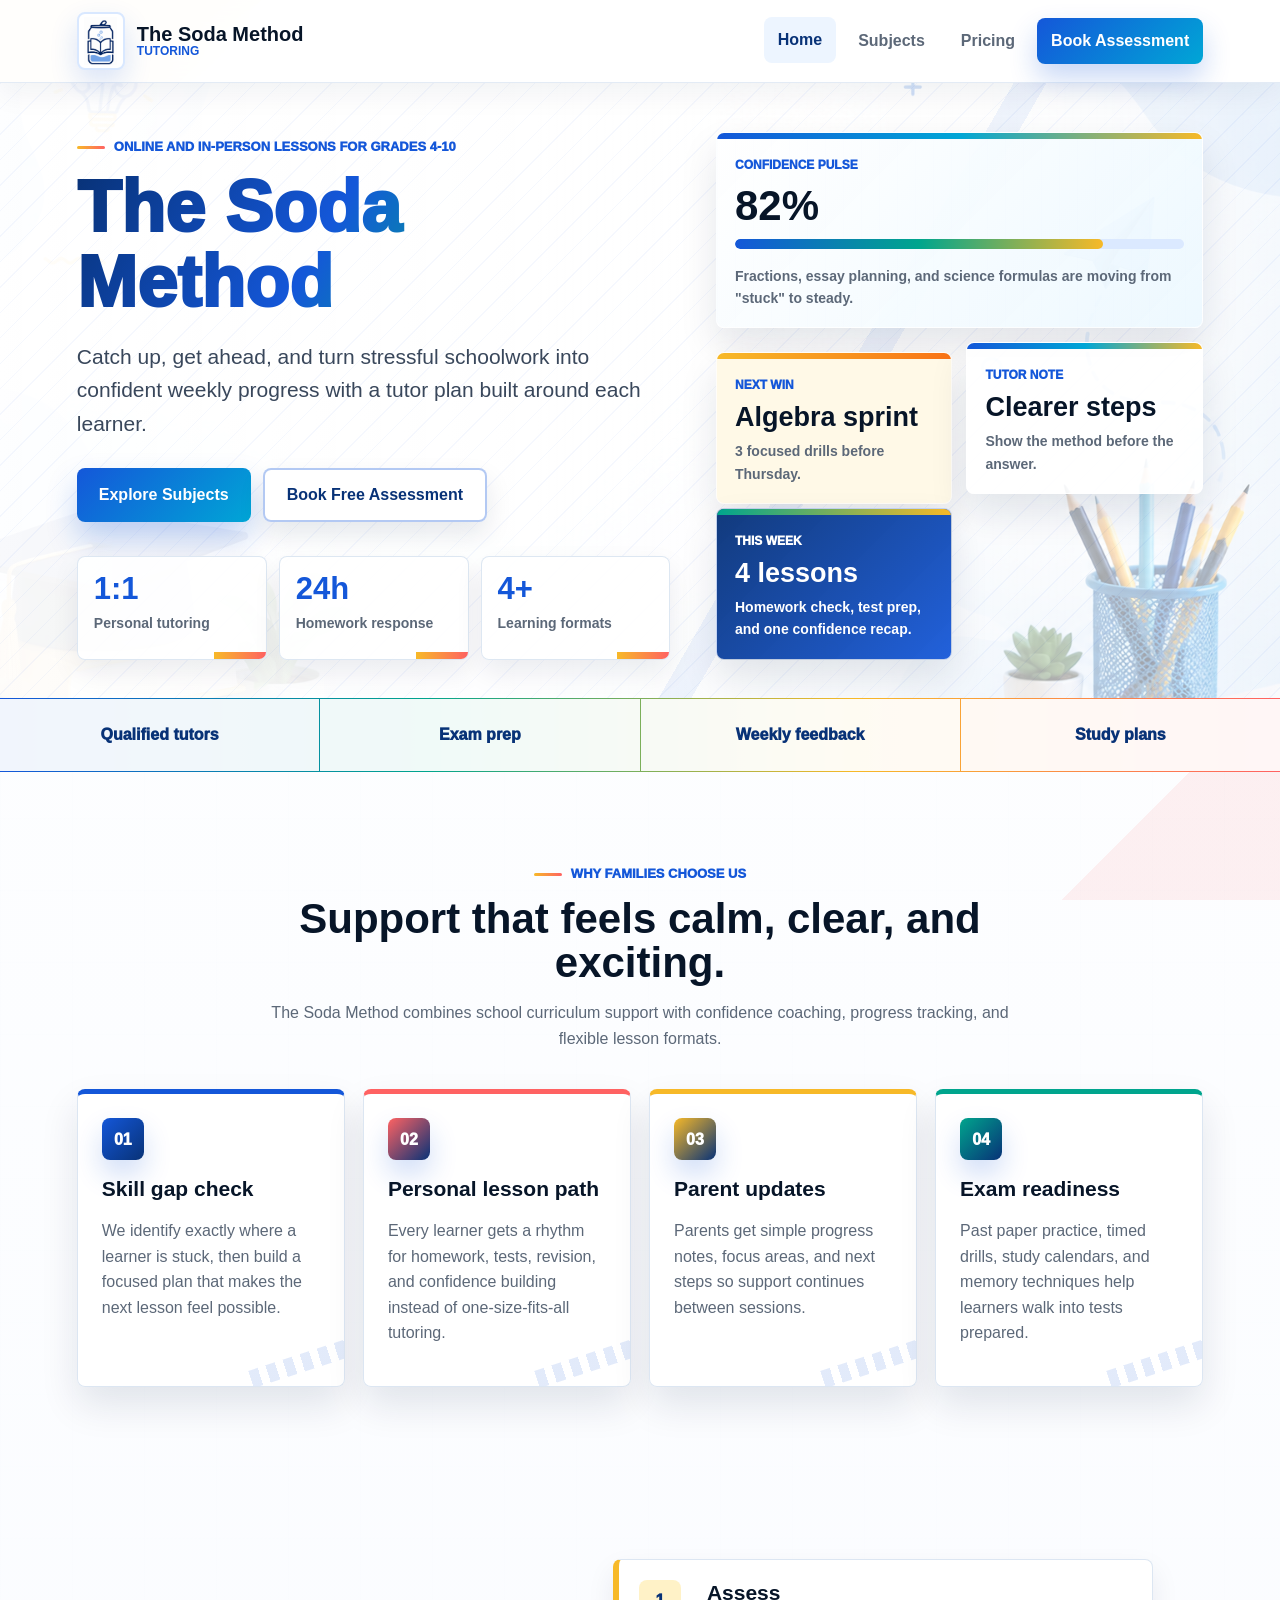
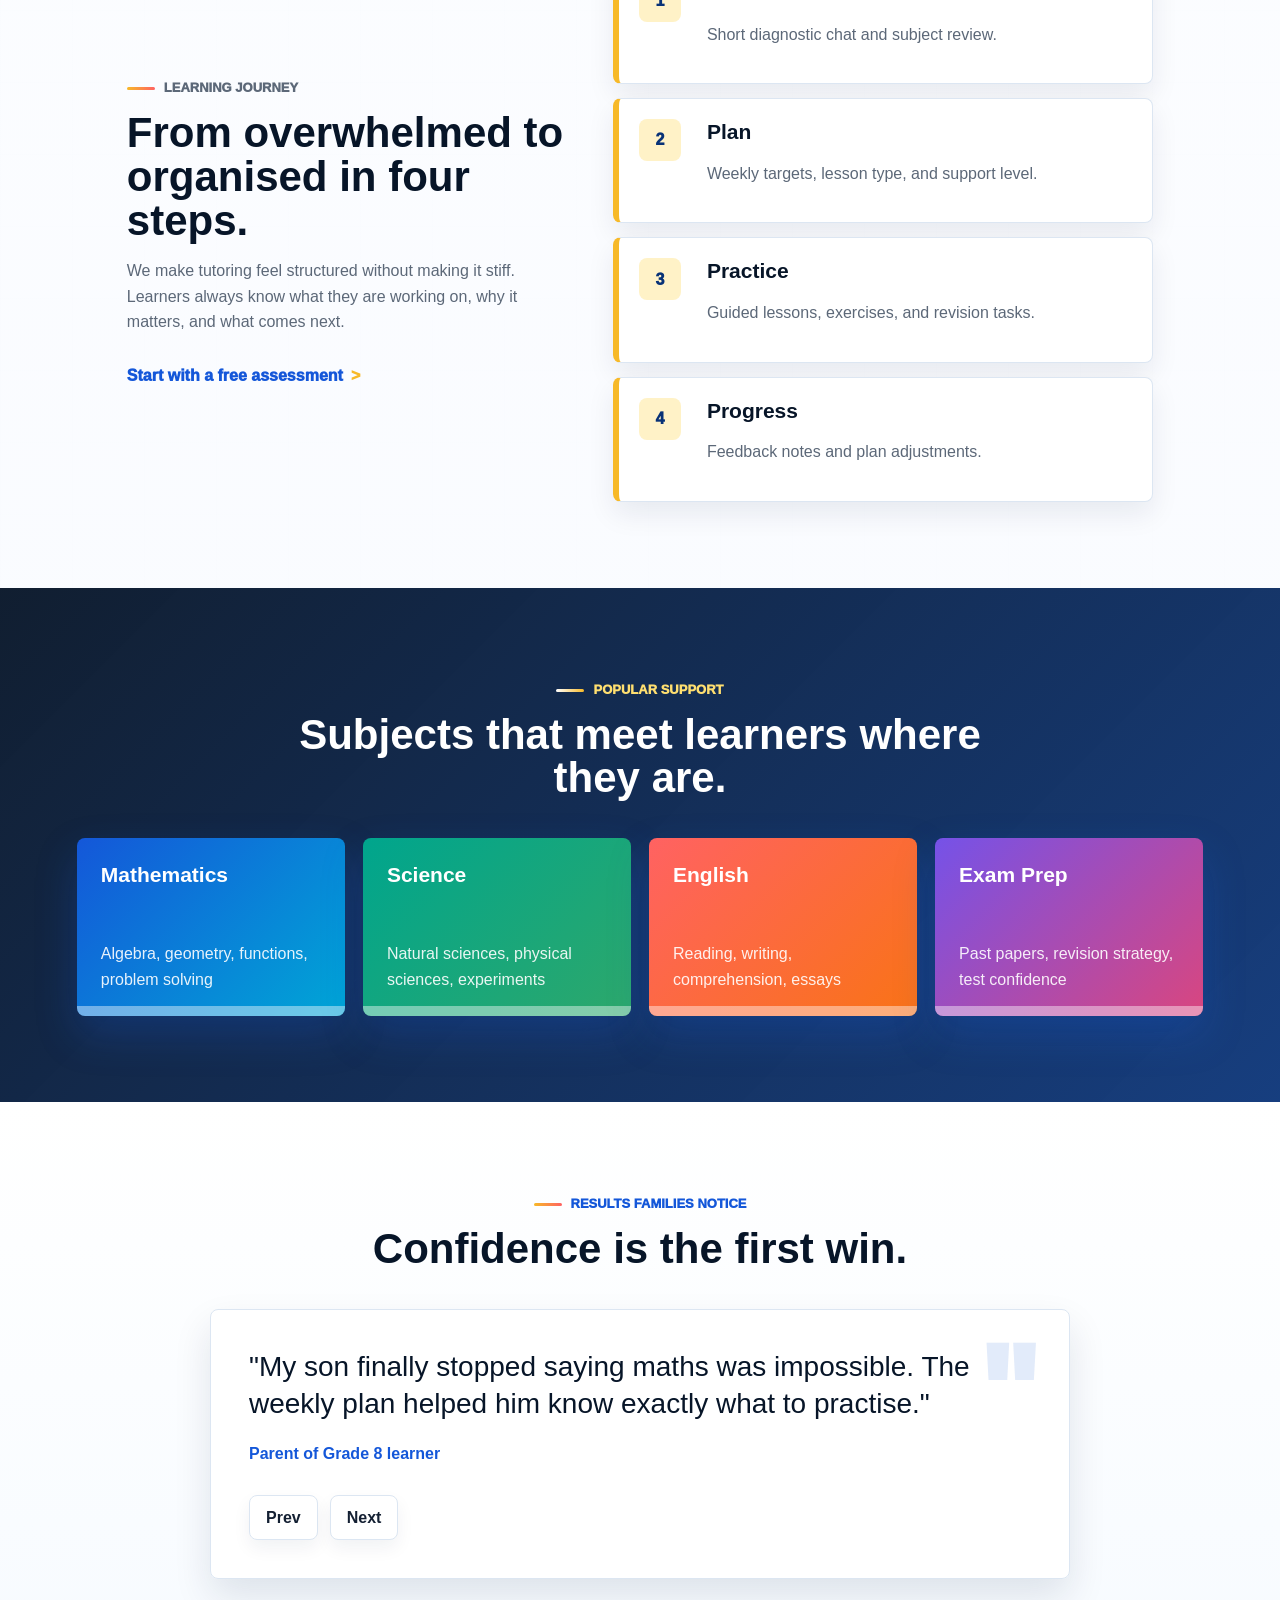
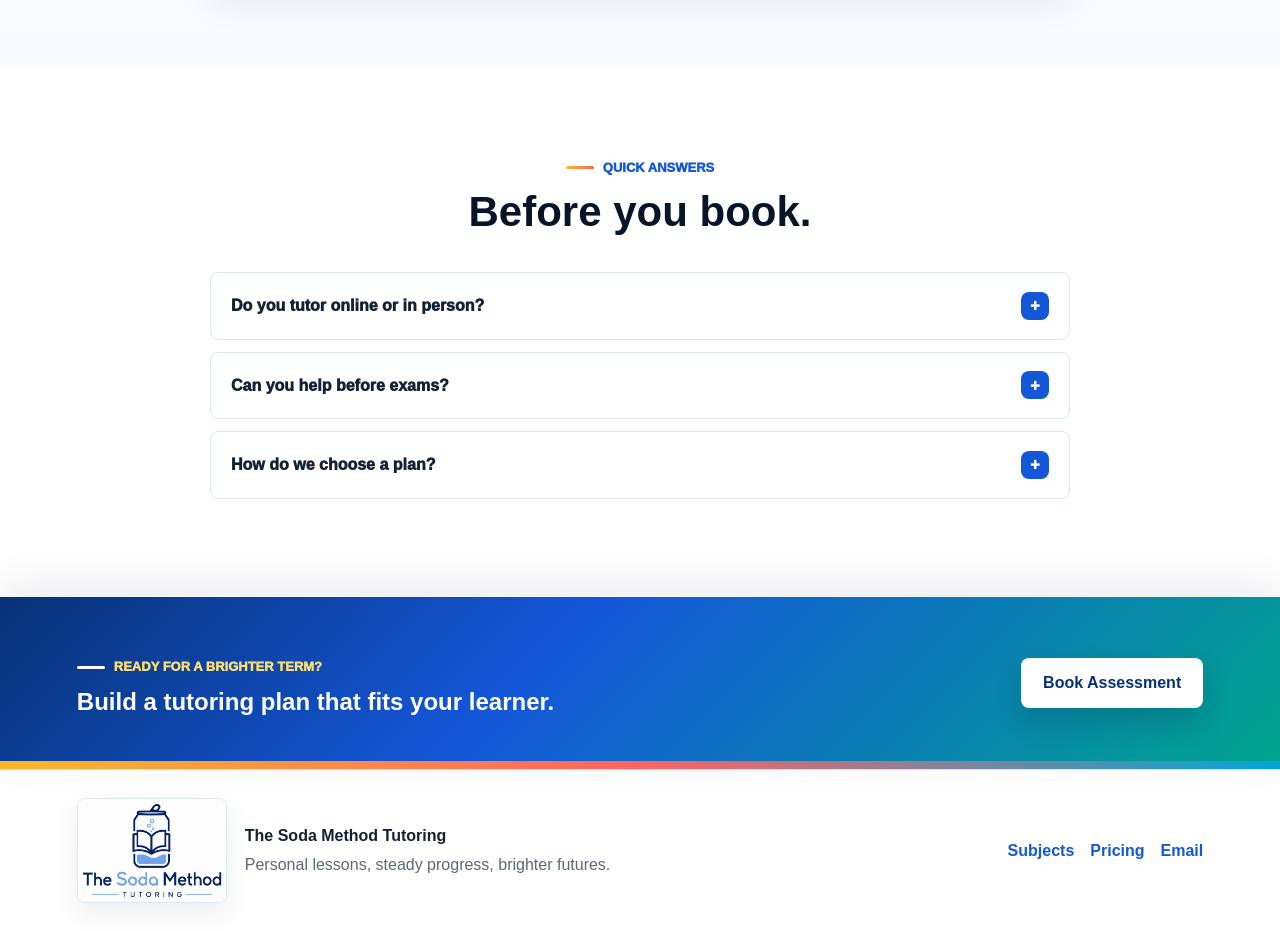
<file: index.html>
<!DOCTYPE html>
<html lang="en">
<head>
  <meta charset="UTF-8">
  <meta name="viewport" content="width=device-width, initial-scale=1.0">
  <title>The Soda Method | Personalised Lessons That Build Confidence</title>
  <meta name="description" content="The Soda Method offers colourful, personal tutoring for school learners with subject support, exam coaching, homework help, and parent progress updates.">
  <link rel="stylesheet" href="style.css">
</head>
<body>
  <header class="site-header">
    <a class="brand" href="index.html" aria-label="The Soda Method home">
      <img class="brand-mark" src="images/logo-mark.png" alt="" aria-hidden="true">
      <span class="brand-text">The Soda Method <small>Tutoring</small></span>
    </a>

    <button class="menu-toggle" type="button" aria-label="Open menu" aria-expanded="false" data-menu-toggle>
      <span></span>
      <span></span>
      <span></span>
    </button>

    <nav class="site-nav" data-site-nav>
      <a class="active" href="index.html">Home</a>
      <a href="subjects.html">Subjects</a>
      <a href="pricing.html">Pricing</a>
      <a class="nav-cta" href="contact.html">Book Assessment</a>
    </nav>
  </header>

  <main>
    <section class="hero hero-home">
      <div class="hero-inner">
        <div class="hero-copy">
          <p class="eyebrow">Online and in-person lessons for Grades 4-10</p>
          <h1>The Soda Method</h1>
          <p class="hero-lede">Catch up, get ahead, and turn stressful schoolwork into confident weekly progress with a tutor plan built around each learner.</p>
          <div class="hero-actions">
            <a class="btn btn-primary" href="subjects.html">Explore Subjects</a>
            <a class="btn btn-secondary" href="contact.html">Book Free Assessment</a>
          </div>
          <div class="metric-row" aria-label="The Soda Method tutoring highlights">
            <div class="metric">
              <strong>1:1</strong>
              <span>Personal tutoring</span>
            </div>
            <div class="metric">
              <strong>24h</strong>
              <span>Homework response</span>
            </div>
            <div class="metric">
              <strong>4+</strong>
              <span>Learning formats</span>
            </div>
          </div>
        </div>

        <aside class="hero-board" aria-label="Sample tutoring progress dashboard" data-hero-board>
          <div class="learning-tile tile-wide">
            <span class="tile-kicker">Confidence pulse</span>
            <strong>82%</strong>
            <div class="pulse-track" aria-hidden="true"><span></span></div>
            <p>Fractions, essay planning, and science formulas are moving from "stuck" to steady.</p>
          </div>
          <div class="learning-tile tile-pop">
            <span class="tile-kicker">Next win</span>
            <strong>Algebra sprint</strong>
            <p>3 focused drills before Thursday.</p>
          </div>
          <div class="learning-tile">
            <span class="tile-kicker">Tutor note</span>
            <strong>Clearer steps</strong>
            <p>Show the method before the answer.</p>
          </div>
          <div class="learning-tile tile-dark">
            <span class="tile-kicker">This week</span>
            <strong>4 lessons</strong>
            <p>Homework check, test prep, and one confidence recap.</p>
          </div>
        </aside>
      </div>
    </section>

    <section class="trust-strip" aria-label="Core tutoring promises">
      <span>Qualified tutors</span>
      <span>Exam prep</span>
      <span>Weekly feedback</span>
      <span>Study plans</span>
    </section>

    <section class="section">
      <div class="section-head">
        <p class="section-kicker">Why families choose us</p>
        <h2>Support that feels calm, clear, and exciting.</h2>
        <p>The Soda Method combines school curriculum support with confidence coaching, progress tracking, and flexible lesson formats.</p>
      </div>

      <div class="feature-grid">
        <article class="feature-card accent-blue">
          <span class="feature-icon">01</span>
          <h3>Skill gap check</h3>
          <p>We identify exactly where a learner is stuck, then build a focused plan that makes the next lesson feel possible.</p>
        </article>
        <article class="feature-card accent-coral">
          <span class="feature-icon">02</span>
          <h3>Personal lesson path</h3>
          <p>Every learner gets a rhythm for homework, tests, revision, and confidence building instead of one-size-fits-all tutoring.</p>
        </article>
        <article class="feature-card accent-gold">
          <span class="feature-icon">03</span>
          <h3>Parent updates</h3>
          <p>Parents get simple progress notes, focus areas, and next steps so support continues between sessions.</p>
        </article>
        <article class="feature-card accent-teal">
          <span class="feature-icon">04</span>
          <h3>Exam readiness</h3>
          <p>Past paper practice, timed drills, study calendars, and memory techniques help learners walk into tests prepared.</p>
        </article>
      </div>
    </section>

    <section class="section split-section">
      <div>
        <p class="section-kicker">Learning journey</p>
        <h2>From overwhelmed to organised in four steps.</h2>
        <p>We make tutoring feel structured without making it stiff. Learners always know what they are working on, why it matters, and what comes next.</p>
        <a class="text-link" href="contact.html">Start with a free assessment</a>
      </div>

      <div class="timeline" aria-label="The Soda Method tutoring process">
        <div class="timeline-step">
          <span>1</span>
          <div>
            <h3>Assess</h3>
            <p>Short diagnostic chat and subject review.</p>
          </div>
        </div>
        <div class="timeline-step">
          <span>2</span>
          <div>
            <h3>Plan</h3>
            <p>Weekly targets, lesson type, and support level.</p>
          </div>
        </div>
        <div class="timeline-step">
          <span>3</span>
          <div>
            <h3>Practice</h3>
            <p>Guided lessons, exercises, and revision tasks.</p>
          </div>
        </div>
        <div class="timeline-step">
          <span>4</span>
          <div>
            <h3>Progress</h3>
            <p>Feedback notes and plan adjustments.</p>
          </div>
        </div>
      </div>
    </section>

    <section class="section subject-preview">
      <div class="section-head">
        <p class="section-kicker">Popular support</p>
        <h2>Subjects that meet learners where they are.</h2>
      </div>

      <div class="preview-grid">
        <a class="preview-card" href="subjects.html#mathematics">
          <strong>Mathematics</strong>
          <span>Algebra, geometry, functions, problem solving</span>
        </a>
        <a class="preview-card" href="subjects.html#science">
          <strong>Science</strong>
          <span>Natural sciences, physical sciences, experiments</span>
        </a>
        <a class="preview-card" href="subjects.html#english">
          <strong>English</strong>
          <span>Reading, writing, comprehension, essays</span>
        </a>
        <a class="preview-card" href="subjects.html#exam-preparation">
          <strong>Exam Prep</strong>
          <span>Past papers, revision strategy, test confidence</span>
        </a>
      </div>
    </section>

    <section class="section testimonials">
      <div class="section-head compact-head">
        <p class="section-kicker">Results families notice</p>
        <h2>Confidence is the first win.</h2>
      </div>

      <div class="testimonial-shell" data-testimonials>
        <article class="quote-slide is-active">
          <p>"My son finally stopped saying maths was impossible. The weekly plan helped him know exactly what to practise."</p>
          <strong>Parent of Grade 8 learner</strong>
        </article>
        <article class="quote-slide">
          <p>"The tutor explained science in a way that clicked. Test prep felt much less scary after only a few sessions."</p>
          <strong>Grade 10 learner</strong>
        </article>
        <article class="quote-slide">
          <p>"The updates after each lesson made it easy for us to support homework without hovering."</p>
          <strong>Parent of Grade 6 learner</strong>
        </article>
        <div class="testimonial-controls" aria-label="Testimonial controls">
          <button type="button" data-testimonial-prev aria-label="Previous testimonial">Prev</button>
          <button type="button" data-testimonial-next aria-label="Next testimonial">Next</button>
        </div>
      </div>
    </section>

    <section class="section faq-section">
      <div class="section-head compact-head">
        <p class="section-kicker">Quick answers</p>
        <h2>Before you book.</h2>
      </div>

      <div class="faq-list">
        <div class="faq-item">
          <button type="button" data-faq-question aria-expanded="false">Do you tutor online or in person?</button>
          <p>Both options are available. We match the format to the learner, subject, schedule, and location.</p>
        </div>
        <div class="faq-item">
          <button type="button" data-faq-question aria-expanded="false">Can you help before exams?</button>
          <p>Yes. Exam sprint sessions include past papers, timed practice, study planning, and topic prioritisation.</p>
        </div>
        <div class="faq-item">
          <button type="button" data-faq-question aria-expanded="false">How do we choose a plan?</button>
          <p>Start with subjects, compare plans, then send an enquiry. We can adjust the plan after the assessment.</p>
        </div>
      </div>
    </section>

    <section class="final-cta">
      <div>
        <p class="section-kicker">Ready for a brighter term?</p>
        <h2>Build a tutoring plan that fits your learner.</h2>
      </div>
      <a class="btn btn-light" href="contact.html">Book Assessment</a>
    </section>
  </main>

  <footer class="site-footer">
    <div class="footer-brand">
      <img class="footer-logo" src="images/logo-cropped.png" alt="The Soda Method Tutoring logo">
      <div>
        <strong>The Soda Method Tutoring</strong>
        <p>Personal lessons, steady progress, brighter futures.</p>
      </div>
    </div>
    <div class="footer-links">
      <a href="subjects.html">Subjects</a>
      <a href="pricing.html">Pricing</a>
      <a href="mailto:brightmindstutoring@gmail.com">Email</a>
    </div>
  </footer>

  <script src="script.js"></script>
</body>
</html>
</file>
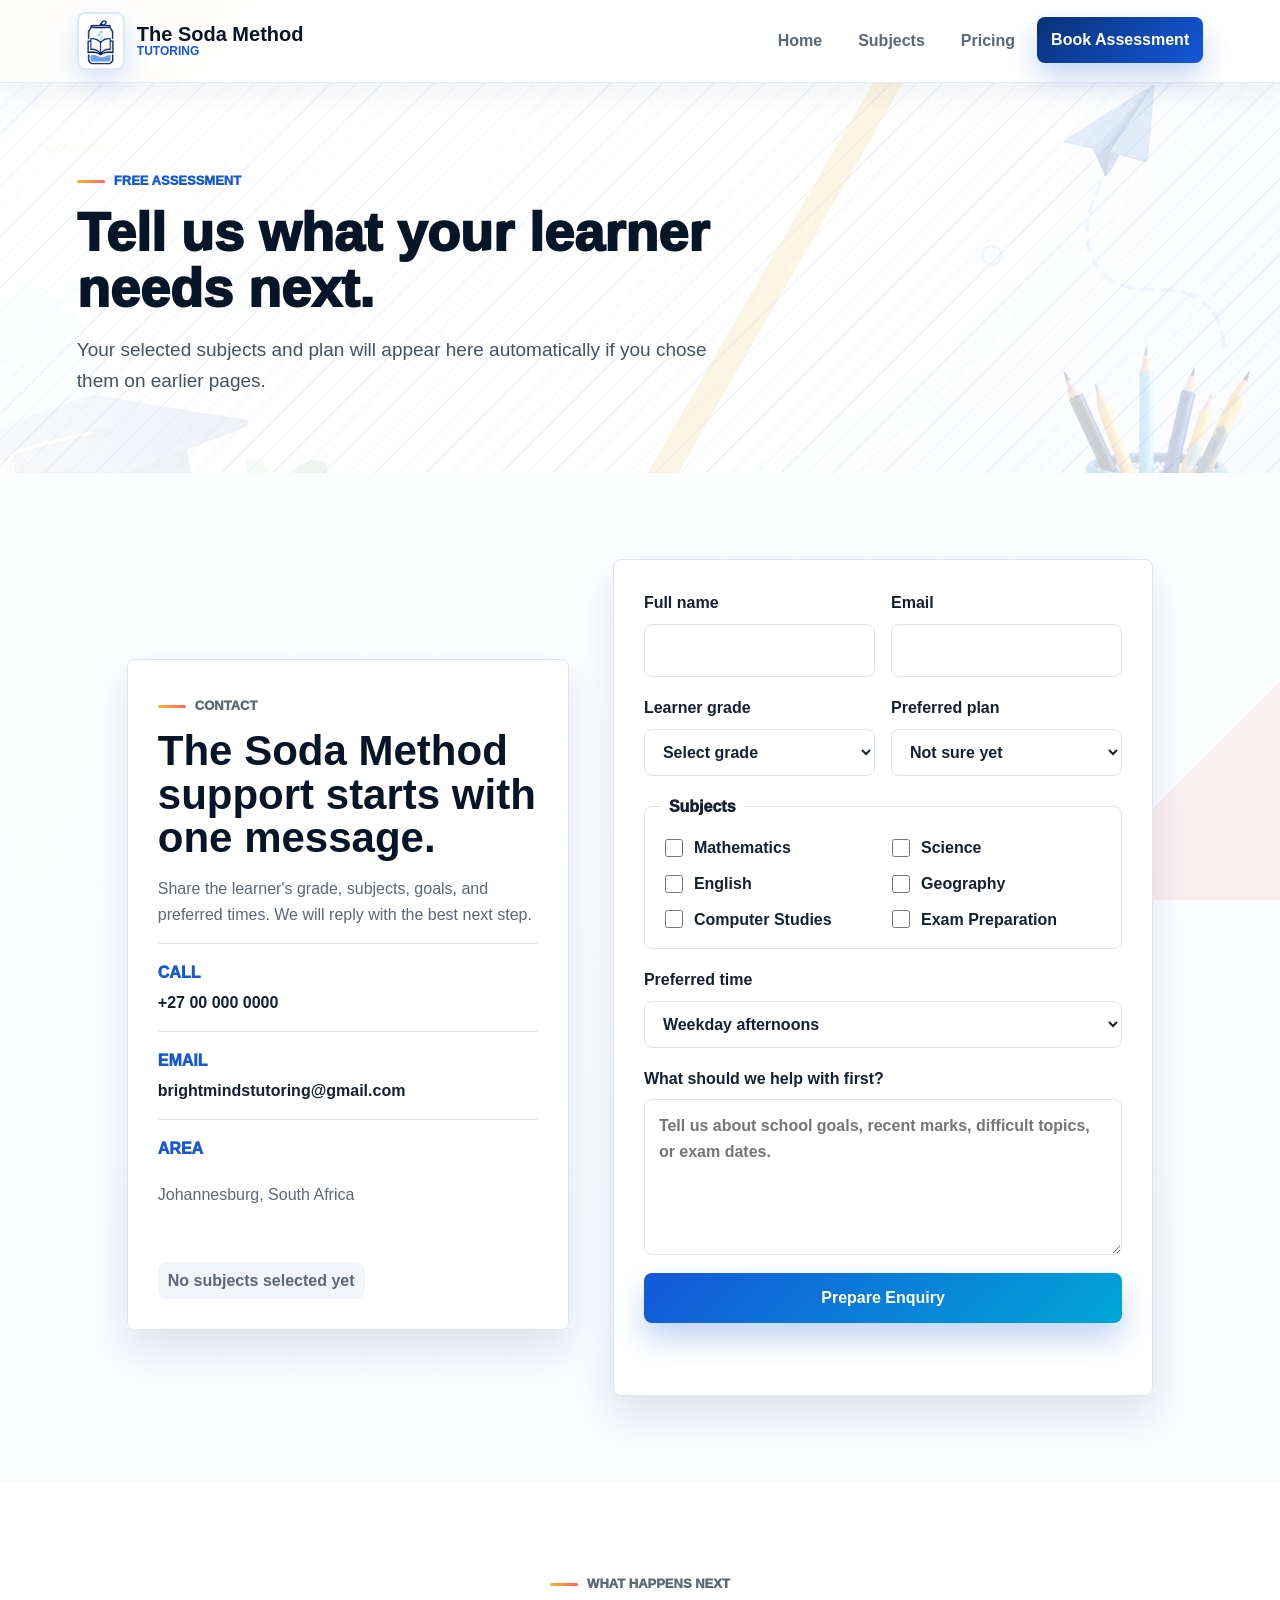
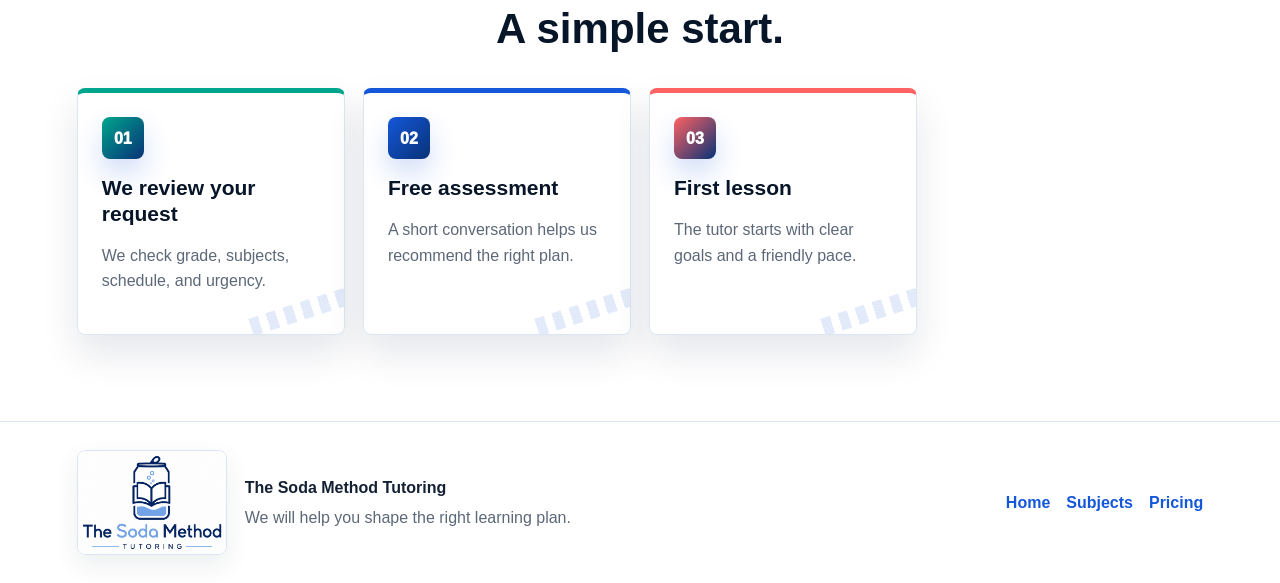
<file: contact.html>
<!DOCTYPE html>
<html lang="en">
<head>
  <meta charset="UTF-8">
  <meta name="viewport" content="width=device-width, initial-scale=1.0">
  <title>Contact | The Soda Method</title>
  <meta name="description" content="Contact The Soda Method to book a free assessment, ask about subjects, compare plans, or start a personal tutoring programme.">
  <link rel="stylesheet" href="style.css">
</head>
<body>
  <header class="site-header">
    <a class="brand" href="index.html" aria-label="The Soda Method home">
      <img class="brand-mark" src="images/logo-mark.png" alt="" aria-hidden="true">
      <span class="brand-text">The Soda Method <small>Tutoring</small></span>
    </a>

    <button class="menu-toggle" type="button" aria-label="Open menu" aria-expanded="false" data-menu-toggle>
      <span></span>
      <span></span>
      <span></span>
    </button>

    <nav class="site-nav" data-site-nav>
      <a href="index.html">Home</a>
      <a href="subjects.html">Subjects</a>
      <a href="pricing.html">Pricing</a>
      <a class="active nav-cta" href="contact.html">Book Assessment</a>
    </nav>
  </header>

  <main>
    <section class="page-hero contact-hero">
      <div>
        <p class="eyebrow">Free assessment</p>
        <h1>Tell us what your learner needs next.</h1>
        <p>Your selected subjects and plan will appear here automatically if you chose them on earlier pages.</p>
      </div>
    </section>

    <section class="section contact-section">
      <div class="contact-info-panel">
        <p class="section-kicker">Contact</p>
        <h2>The Soda Method support starts with one message.</h2>
        <p>Share the learner's grade, subjects, goals, and preferred times. We will reply with the best next step.</p>

        <div class="contact-method">
          <span>Call</span>
          <a href="tel:+27 00 000 0000">+27 00 000 0000</a>
        </div>
        <div class="contact-method">
          <span>Email</span>
          <a href="mailto:brightmindstutoring@gmail.com">brightmindstutoring@gmail.com</a>
        </div>
        <div class="contact-method">
          <span>Area</span>
          <p>Johannesburg, South Africa</p>
        </div>

        <div class="chip-row selected-contact-subjects" data-subject-summary>
          <span class="empty-chip">No subjects selected yet</span>
        </div>
      </div>

      <form class="booking-form" data-booking-form>
        <div class="form-grid">
          <label>
            Full name
            <input type="text" name="name" autocomplete="name" required>
          </label>
          <label>
            Email
            <input type="email" name="email" autocomplete="email" required>
          </label>
        </div>

        <div class="form-grid">
          <label>
            Learner grade
            <select name="grade" required>
              <option value="">Select grade</option>
              <option>Grade 4-6</option>
              <option>Grade 7-9</option>
              <option>Grade 10-12</option>
              <option>Adult learner</option>
            </select>
          </label>
          <label>
            Preferred plan
            <select name="plan" data-plan-field>
              <option value="">Not sure yet</option>
              <option>Starter Plan</option>
              <option>Popular Plan</option>
              <option>Premium Plan</option>
              <option>Custom Plan</option>
            </select>
          </label>
        </div>

        <fieldset>
          <legend>Subjects</legend>
          <label><input type="checkbox" value="Mathematics" data-contact-subject> Mathematics</label>
          <label><input type="checkbox" value="Science" data-contact-subject> Science</label>
          <label><input type="checkbox" value="English" data-contact-subject> English</label>
          <label><input type="checkbox" value="Geography" data-contact-subject> Geography</label>
          <label><input type="checkbox" value="Computer Studies" data-contact-subject> Computer Studies</label>
          <label><input type="checkbox" value="Exam Preparation" data-contact-subject> Exam Preparation</label>
        </fieldset>

        <label>
          Preferred time
          <select name="time">
            <option>Weekday afternoons</option>
            <option>Weekday evenings</option>
            <option>Saturday mornings</option>
            <option>Flexible</option>
          </select>
        </label>

        <label>
          What should we help with first?
          <textarea name="message" rows="5" placeholder="Tell us about school goals, recent marks, difficult topics, or exam dates."></textarea>
        </label>

        <button class="btn btn-primary" type="submit">Prepare Enquiry</button>
        <p class="form-status" data-form-status role="status"></p>
      </form>
    </section>

    <section class="section next-steps">
      <div class="section-head compact-head">
        <p class="section-kicker">What happens next</p>
        <h2>A simple start.</h2>
      </div>

      <div class="mode-grid">
        <article>
          <span>01</span>
          <h3>We review your request</h3>
          <p>We check grade, subjects, schedule, and urgency.</p>
        </article>
        <article>
          <span>02</span>
          <h3>Free assessment</h3>
          <p>A short conversation helps us recommend the right plan.</p>
        </article>
        <article>
          <span>03</span>
          <h3>First lesson</h3>
          <p>The tutor starts with clear goals and a friendly pace.</p>
        </article>
      </div>
    </section>
  </main>

  <footer class="site-footer">
    <div class="footer-brand">
      <img class="footer-logo" src="images/logo-cropped.png" alt="The Soda Method Tutoring logo">
      <div>
        <strong>The Soda Method Tutoring</strong>
        <p>We will help you shape the right learning plan.</p>
      </div>
    </div>
    <div class="footer-links">
      <a href="index.html">Home</a>
      <a href="subjects.html">Subjects</a>
      <a href="pricing.html">Pricing</a>
    </div>
  </footer>

  <script src="script.js"></script>
</body>
</html>
</file>
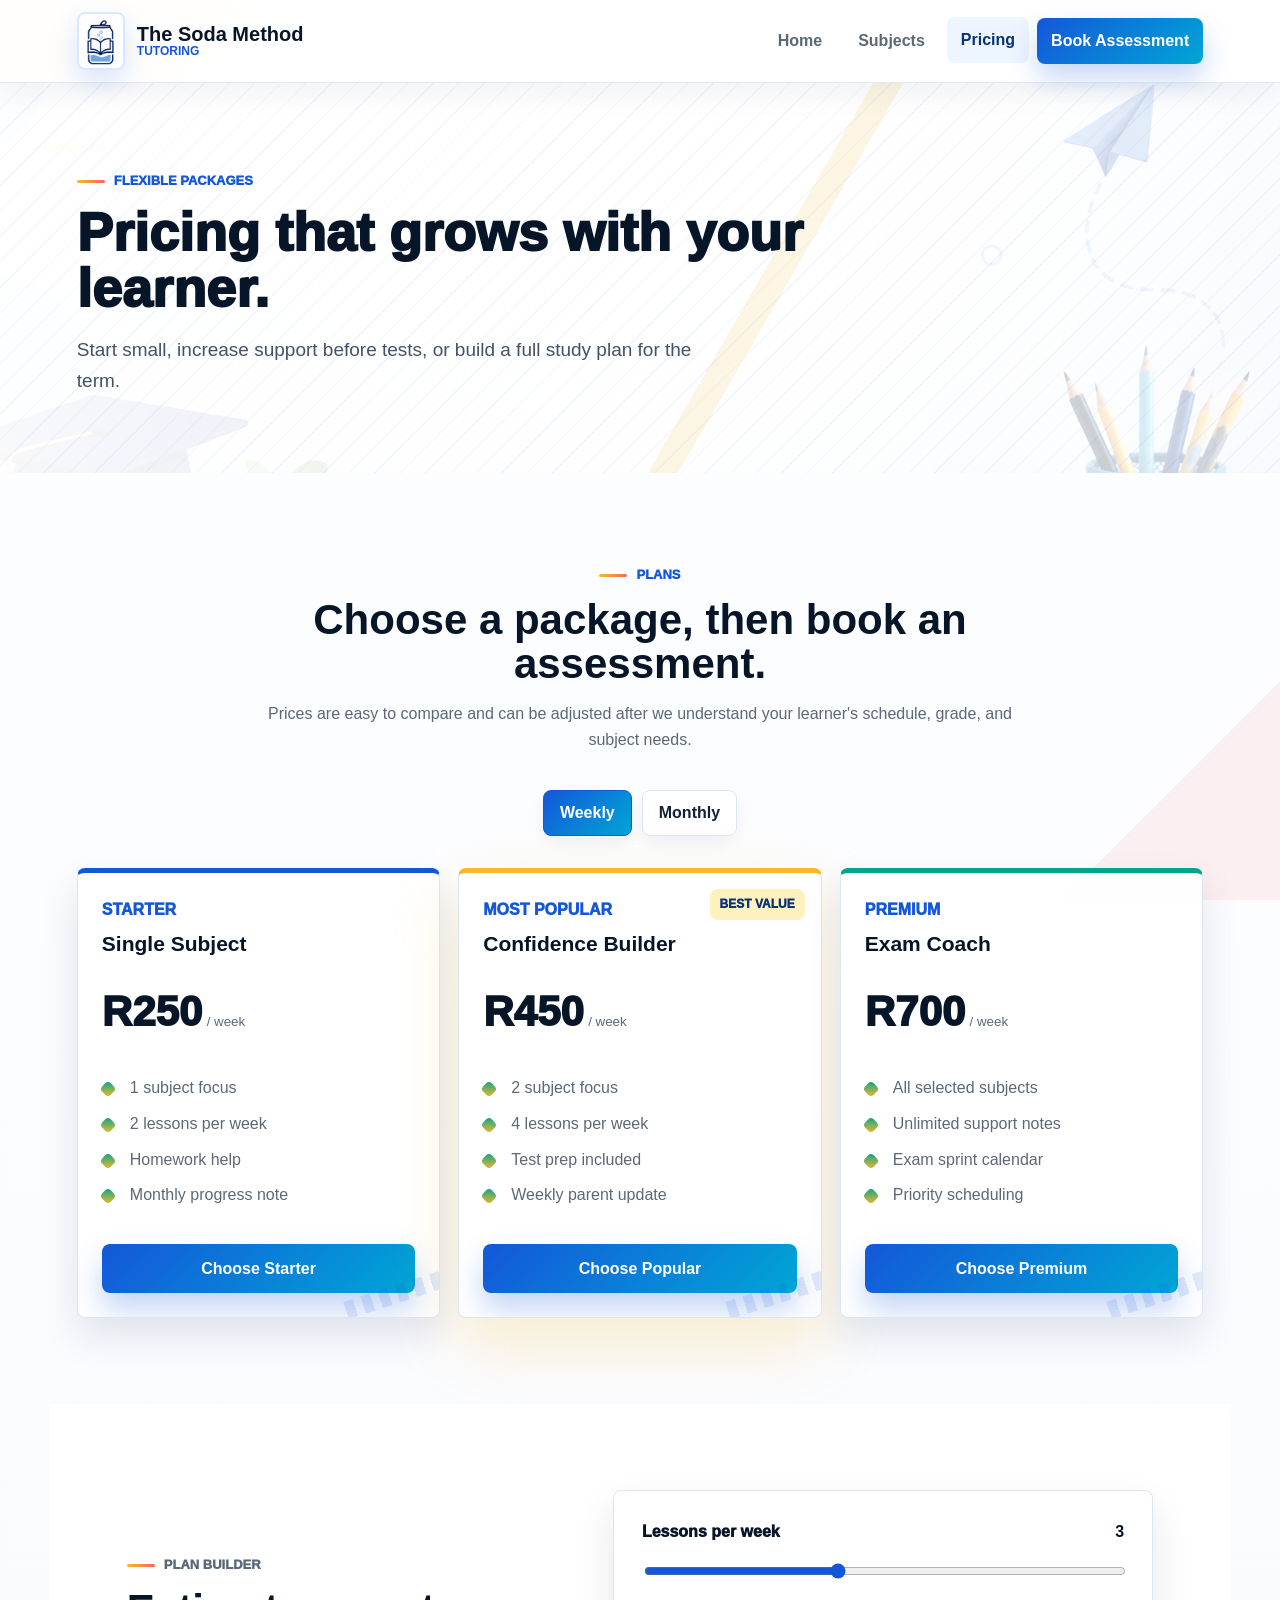
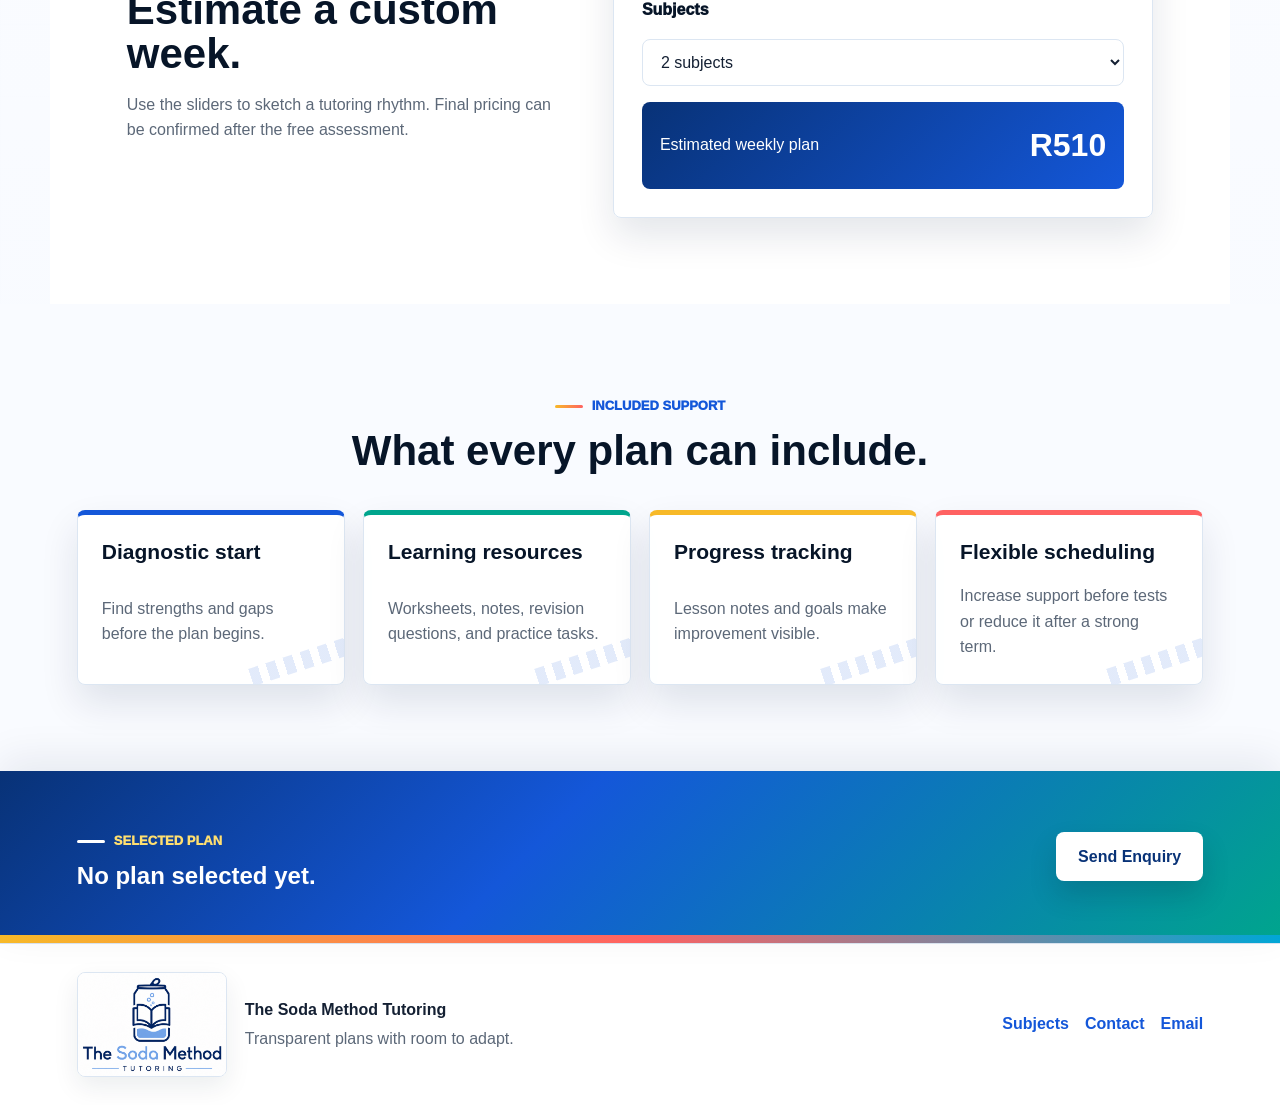
<file: pricing.html>
<!DOCTYPE html>
<html lang="en">
<head>
  <meta charset="UTF-8">
  <meta name="viewport" content="width=device-width, initial-scale=1.0">
  <title>Pricing | The Soda Method</title>
  <meta name="description" content="Compare The Soda Method weekly and monthly pricing plans, estimate lesson costs, and choose the tutoring package that fits your learner.">
  <link rel="stylesheet" href="style.css">
</head>
<body>
  <header class="site-header">
    <a class="brand" href="index.html" aria-label="The Soda Method home">
      <img class="brand-mark" src="images/logo-mark.png" alt="" aria-hidden="true">
      <span class="brand-text">The Soda Method <small>Tutoring</small></span>
    </a>

    <button class="menu-toggle" type="button" aria-label="Open menu" aria-expanded="false" data-menu-toggle>
      <span></span>
      <span></span>
      <span></span>
    </button>

    <nav class="site-nav" data-site-nav>
      <a href="index.html">Home</a>
      <a href="subjects.html">Subjects</a>
      <a class="active" href="pricing.html">Pricing</a>
      <a class="nav-cta" href="contact.html">Book Assessment</a>
    </nav>
  </header>

  <main>
    <section class="page-hero pricing-hero">
      <div>
        <p class="eyebrow">Flexible packages</p>
        <h1>Pricing that grows with your learner.</h1>
        <p>Start small, increase support before tests, or build a full study plan for the term.</p>
      </div>
    </section>

    <section class="section">
      <div class="section-head">
        <p class="section-kicker">Plans</p>
        <h2>Choose a package, then book an assessment.</h2>
        <p>Prices are easy to compare and can be adjusted after we understand your learner's schedule, grade, and subject needs.</p>
      </div>

      <div class="billing-toggle" aria-label="Billing options">
        <button class="is-active" type="button" data-billing="weekly">Weekly</button>
        <button type="button" data-billing="monthly">Monthly</button>
      </div>

      <div class="pricing-grid">
        <article class="price-card accent-blue">
          <p class="plan-label">Starter</p>
          <h3>Single Subject</h3>
          <p class="price"><span data-price data-weekly="R250" data-monthly="R950">R250</span> <small data-period>/ week</small></p>
          <ul class="tick-list">
            <li>1 subject focus</li>
            <li>2 lessons per week</li>
            <li>Homework help</li>
            <li>Monthly progress note</li>
          </ul>
          <a class="btn btn-primary" href="contact.html" data-plan-choice="Starter Plan">Choose Starter</a>
        </article>

        <article class="price-card featured accent-gold">
          <p class="plan-label">Most popular</p>
          <h3>Confidence Builder</h3>
          <p class="price"><span data-price data-weekly="R450" data-monthly="R1 750">R450</span> <small data-period>/ week</small></p>
          <ul class="tick-list">
            <li>2 subject focus</li>
            <li>4 lessons per week</li>
            <li>Test prep included</li>
            <li>Weekly parent update</li>
          </ul>
          <a class="btn btn-primary" href="contact.html" data-plan-choice="Popular Plan">Choose Popular</a>
        </article>

        <article class="price-card accent-teal">
          <p class="plan-label">Premium</p>
          <h3>Exam Coach</h3>
          <p class="price"><span data-price data-weekly="R700" data-monthly="R2 700">R700</span> <small data-period>/ week</small></p>
          <ul class="tick-list">
            <li>All selected subjects</li>
            <li>Unlimited support notes</li>
            <li>Exam sprint calendar</li>
            <li>Priority scheduling</li>
          </ul>
          <a class="btn btn-primary" href="contact.html" data-plan-choice="Premium Plan">Choose Premium</a>
        </article>
      </div>
    </section>

    <section class="section estimator-section">
      <div class="estimator-copy">
        <p class="section-kicker">Plan builder</p>
        <h2>Estimate a custom week.</h2>
        <p>Use the sliders to sketch a tutoring rhythm. Final pricing can be confirmed after the free assessment.</p>
      </div>

      <div class="estimator" aria-label="Tutoring estimate calculator">
        <label for="lessonRange">Lessons per week <strong data-lesson-output>3</strong></label>
        <input id="lessonRange" type="range" min="1" max="6" value="3" data-lesson-range>

        <label for="subjectCount">Subjects</label>
        <select id="subjectCount" data-subject-count>
          <option value="1">1 subject</option>
          <option value="2" selected>2 subjects</option>
          <option value="3">3 subjects</option>
          <option value="4">4+ subjects</option>
        </select>

        <div class="estimate-result">
          <span>Estimated weekly plan</span>
          <strong data-estimate-total>R510</strong>
        </div>
      </div>
    </section>

    <section class="section comparison-section">
      <div class="section-head compact-head">
        <p class="section-kicker">Included support</p>
        <h2>What every plan can include.</h2>
      </div>

      <div class="comparison-grid">
        <div>
          <strong>Diagnostic start</strong>
          <span>Find strengths and gaps before the plan begins.</span>
        </div>
        <div>
          <strong>Learning resources</strong>
          <span>Worksheets, notes, revision questions, and practice tasks.</span>
        </div>
        <div>
          <strong>Progress tracking</strong>
          <span>Lesson notes and goals make improvement visible.</span>
        </div>
        <div>
          <strong>Flexible scheduling</strong>
          <span>Increase support before tests or reduce it after a strong term.</span>
        </div>
      </div>
    </section>

    <section class="final-cta">
      <div>
        <p class="section-kicker">Selected plan</p>
        <h2 data-selected-plan-label>No plan selected yet.</h2>
      </div>
      <a class="btn btn-light" href="contact.html">Send Enquiry</a>
    </section>
  </main>

  <footer class="site-footer">
    <div class="footer-brand">
      <img class="footer-logo" src="images/logo-cropped.png" alt="The Soda Method Tutoring logo">
      <div>
        <strong>The Soda Method Tutoring</strong>
        <p>Transparent plans with room to adapt.</p>
      </div>
    </div>
    <div class="footer-links">
      <a href="subjects.html">Subjects</a>
      <a href="contact.html">Contact</a>
      <a href="mailto:brightmindstutoring@gmail.com">Email</a>
    </div>
  </footer>

  <script src="script.js"></script>
</body>
</html>
</file>
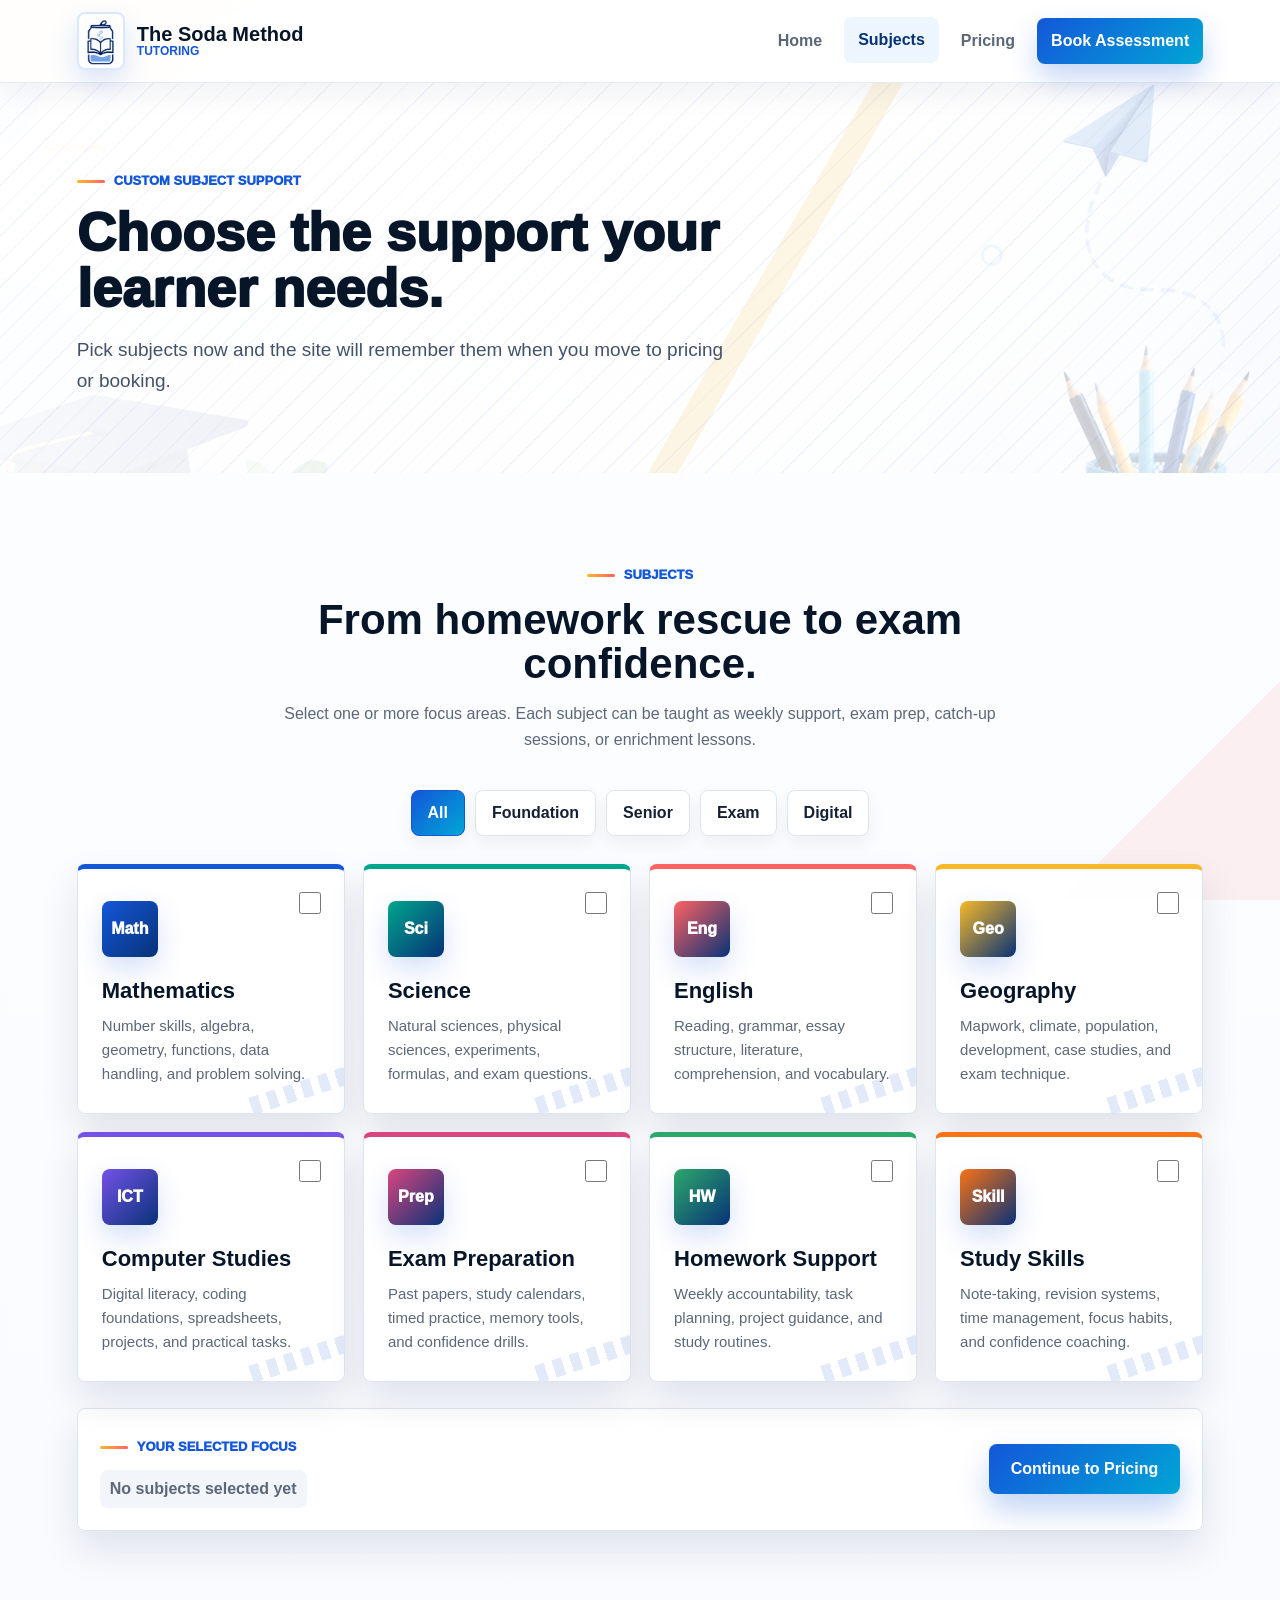
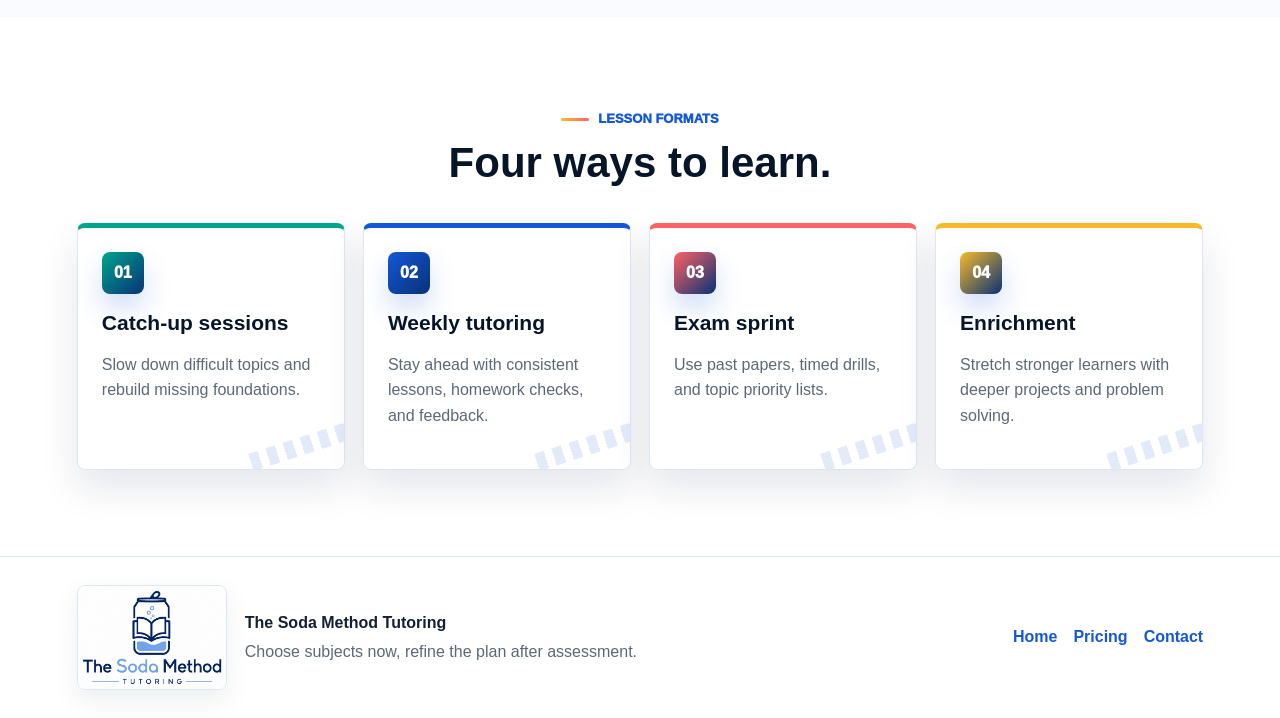
<file: subjects.html>
<!DOCTYPE html>
<html lang="en">
<head>
  <meta charset="UTF-8">
  <meta name="viewport" content="width=device-width, initial-scale=1.0">
  <title>Subjects | The Soda Method</title>
  <meta name="description" content="Choose The Soda Method subjects including mathematics, science, English, geography, computer studies, homework support, and exam preparation.">
  <link rel="stylesheet" href="style.css">
</head>
<body>
  <header class="site-header">
    <a class="brand" href="index.html" aria-label="The Soda Method home">
      <img class="brand-mark" src="images/logo-mark.png" alt="" aria-hidden="true">
      <span class="brand-text">The Soda Method <small>Tutoring</small></span>
    </a>

    <button class="menu-toggle" type="button" aria-label="Open menu" aria-expanded="false" data-menu-toggle>
      <span></span>
      <span></span>
      <span></span>
    </button>

    <nav class="site-nav" data-site-nav>
      <a href="index.html">Home</a>
      <a class="active" href="subjects.html">Subjects</a>
      <a href="pricing.html">Pricing</a>
      <a class="nav-cta" href="contact.html">Book Assessment</a>
    </nav>
  </header>

  <main>
    <section class="page-hero subjects-hero">
      <div>
        <p class="eyebrow">Custom subject support</p>
        <h1>Choose the support your learner needs.</h1>
        <p>Pick subjects now and the site will remember them when you move to pricing or booking.</p>
      </div>
    </section>

    <section class="section">
      <div class="section-head">
        <p class="section-kicker">Subjects</p>
        <h2>From homework rescue to exam confidence.</h2>
        <p>Select one or more focus areas. Each subject can be taught as weekly support, exam prep, catch-up sessions, or enrichment lessons.</p>
      </div>

      <div class="filter-bar" aria-label="Subject filters">
        <button class="is-active" type="button" data-filter="all">All</button>
        <button type="button" data-filter="foundation">Foundation</button>
        <button type="button" data-filter="senior">Senior</button>
        <button type="button" data-filter="exam">Exam</button>
        <button type="button" data-filter="digital">Digital</button>
      </div>

      <div class="subject-grid" data-subject-grid>
        <label class="subject-card accent-blue" id="mathematics" data-groups="foundation senior exam">
          <input type="checkbox" value="Mathematics" data-subject-input>
          <span class="subject-badge">Math</span>
          <strong>Mathematics</strong>
          <small>Number skills, algebra, geometry, functions, data handling, and problem solving.</small>
        </label>

        <label class="subject-card accent-teal" id="science" data-groups="foundation senior exam">
          <input type="checkbox" value="Science" data-subject-input>
          <span class="subject-badge">Sci</span>
          <strong>Science</strong>
          <small>Natural sciences, physical sciences, experiments, formulas, and exam questions.</small>
        </label>

        <label class="subject-card accent-coral" id="english" data-groups="foundation senior exam">
          <input type="checkbox" value="English" data-subject-input>
          <span class="subject-badge">Eng</span>
          <strong>English</strong>
          <small>Reading, grammar, essay structure, literature, comprehension, and vocabulary.</small>
        </label>

        <label class="subject-card accent-gold" id="geography" data-groups="senior exam">
          <input type="checkbox" value="Geography" data-subject-input>
          <span class="subject-badge">Geo</span>
          <strong>Geography</strong>
          <small>Mapwork, climate, population, development, case studies, and exam technique.</small>
        </label>

        <label class="subject-card accent-violet" id="computer-studies" data-groups="senior digital">
          <input type="checkbox" value="Computer Studies" data-subject-input>
          <span class="subject-badge">ICT</span>
          <strong>Computer Studies</strong>
          <small>Digital literacy, coding foundations, spreadsheets, projects, and practical tasks.</small>
        </label>

        <label class="subject-card accent-rose" id="exam-preparation" data-groups="exam">
          <input type="checkbox" value="Exam Preparation" data-subject-input>
          <span class="subject-badge">Prep</span>
          <strong>Exam Preparation</strong>
          <small>Past papers, study calendars, timed practice, memory tools, and confidence drills.</small>
        </label>

        <label class="subject-card accent-green" id="homework-support" data-groups="foundation senior">
          <input type="checkbox" value="Homework Support" data-subject-input>
          <span class="subject-badge">HW</span>
          <strong>Homework Support</strong>
          <small>Weekly accountability, task planning, project guidance, and study routines.</small>
        </label>

        <label class="subject-card accent-orange" id="study-skills" data-groups="foundation senior exam">
          <input type="checkbox" value="Study Skills" data-subject-input>
          <span class="subject-badge">Skill</span>
          <strong>Study Skills</strong>
          <small>Note-taking, revision systems, time management, focus habits, and confidence coaching.</small>
        </label>
      </div>

      <div class="selection-panel">
        <div>
          <p class="section-kicker">Your selected focus</p>
          <div class="chip-row" data-subject-summary>
            <span class="empty-chip">No subjects selected yet</span>
          </div>
        </div>
        <a class="btn btn-primary" href="pricing.html">Continue to Pricing</a>
      </div>
    </section>

    <section class="section support-modes">
      <div class="section-head compact-head">
        <p class="section-kicker">Lesson formats</p>
        <h2>Four ways to learn.</h2>
      </div>

      <div class="mode-grid">
        <article>
          <span>01</span>
          <h3>Catch-up sessions</h3>
          <p>Slow down difficult topics and rebuild missing foundations.</p>
        </article>
        <article>
          <span>02</span>
          <h3>Weekly tutoring</h3>
          <p>Stay ahead with consistent lessons, homework checks, and feedback.</p>
        </article>
        <article>
          <span>03</span>
          <h3>Exam sprint</h3>
          <p>Use past papers, timed drills, and topic priority lists.</p>
        </article>
        <article>
          <span>04</span>
          <h3>Enrichment</h3>
          <p>Stretch stronger learners with deeper projects and problem solving.</p>
        </article>
      </div>
    </section>
  </main>

  <footer class="site-footer">
    <div class="footer-brand">
      <img class="footer-logo" src="images/logo-cropped.png" alt="The Soda Method Tutoring logo">
      <div>
        <strong>The Soda Method Tutoring</strong>
        <p>Choose subjects now, refine the plan after assessment.</p>
      </div>
    </div>
    <div class="footer-links">
      <a href="index.html">Home</a>
      <a href="pricing.html">Pricing</a>
      <a href="contact.html">Contact</a>
    </div>
  </footer>

  <script src="script.js"></script>
</body>
</html>
</file>
<file: style.css>
:root {
  color-scheme: light;
  --ink: #142033;
  --ink-strong: #071528;
  --muted: #5c6878;
  --line: #dce6f2;
  --paper: #ffffff;
  --soft: #f6f9ff;
  --blue: #1457d9;
  --blue-dark: #083277;
  --cyan: #00a6d6;
  --teal: #00a58d;
  --gold: #f7b928;
  --coral: #ff6262;
  --violet: #7552e8;
  --green: #2da86b;
  --rose: #d9467f;
  --orange: #f97316;
  --shadow-soft: 0 18px 38px rgba(11, 31, 68, 0.11);
  --shadow-strong: 0 26px 70px rgba(10, 30, 65, 0.18);
  --radius: 8px;
  --max: 1180px;
}

* {
  box-sizing: border-box;
}

html {
  scroll-behavior: smooth;
}

body {
  min-height: 100vh;
  margin: 0;
  color: var(--ink);
  font-family: "Segoe UI", Arial, sans-serif;
  line-height: 1.6;
  background:
    linear-gradient(180deg, rgba(255, 255, 255, 0.86), rgba(246, 249, 255, 0.96)),
    repeating-linear-gradient(90deg, rgba(20, 87, 217, 0.045) 0 1px, transparent 1px 72px),
    repeating-linear-gradient(0deg, rgba(0, 166, 214, 0.04) 0 1px, transparent 1px 72px),
    #f8fbff;
}

body::before {
  content: "";
  position: fixed;
  inset: 0;
  z-index: -1;
  pointer-events: none;
  background:
    linear-gradient(135deg, rgba(247, 185, 40, 0.12) 0 12%, transparent 12% 100%),
    linear-gradient(315deg, rgba(255, 98, 98, 0.09) 0 10%, transparent 10% 100%);
}

img {
  display: block;
  max-width: 100%;
}

a {
  color: inherit;
}

button,
input,
select,
textarea {
  font: inherit;
}

button,
a,
input,
select,
textarea {
  -webkit-tap-highlight-color: transparent;
}

:focus-visible {
  outline: 3px solid rgba(247, 185, 40, 0.9);
  outline-offset: 3px;
}

.site-header {
  position: sticky;
  top: 0;
  z-index: 30;
  display: flex;
  align-items: center;
  justify-content: space-between;
  gap: 24px;
  padding: 12px 6%;
  border-bottom: 1px solid rgba(220, 230, 242, 0.78);
  background: rgba(255, 255, 255, 0.88);
  backdrop-filter: blur(18px);
  box-shadow: 0 10px 30px rgba(10, 30, 65, 0.06);
}

.brand {
  display: inline-flex;
  align-items: center;
  gap: 12px;
  color: var(--ink-strong);
  font-weight: 900;
  text-decoration: none;
}

.brand-mark {
  width: 48px;
  height: 58px;
  padding: 3px;
  border: 2px solid #d9e8ff;
  border-radius: var(--radius);
  background: #fff;
  object-fit: contain;
  box-shadow: 0 12px 28px rgba(20, 87, 217, 0.16);
  transition: transform 220ms ease, box-shadow 220ms ease;
}

.brand:hover .brand-mark {
  transform: translateY(-2px) rotate(3deg);
  box-shadow: 0 18px 34px rgba(20, 87, 217, 0.24);
}

.brand-text {
  display: grid;
  font-size: 20px;
  line-height: 1.05;
}

.brand-text small {
  color: var(--blue);
  font-size: 12px;
  letter-spacing: 0;
  text-transform: uppercase;
}

.site-nav {
  display: flex;
  align-items: center;
  gap: 8px;
}

.site-nav a {
  position: relative;
  min-height: 42px;
  padding: 10px 14px;
  border-radius: var(--radius);
  color: var(--muted);
  font-weight: 800;
  text-decoration: none;
  transition: color 180ms ease, background 180ms ease, transform 180ms ease;
}

.site-nav a:hover,
.site-nav a.active {
  color: var(--blue-dark);
  background: #edf5ff;
  transform: translateY(-1px);
}

.site-nav .nav-cta {
  color: #fff;
  background: linear-gradient(135deg, var(--blue), var(--cyan));
  box-shadow: 0 14px 28px rgba(20, 87, 217, 0.24);
}

.site-nav .nav-cta:hover,
.site-nav .nav-cta.active {
  color: #fff;
  background: linear-gradient(135deg, var(--blue-dark), var(--blue));
}

.menu-toggle {
  display: none;
  width: 44px;
  height: 44px;
  padding: 9px;
  border: 1px solid var(--line);
  border-radius: var(--radius);
  background: var(--paper);
  cursor: pointer;
}

.menu-toggle span {
  display: block;
  width: 100%;
  height: 2px;
  margin: 5px 0;
  border-radius: 999px;
  background: var(--ink);
}

.hero {
  display: flex;
  align-items: center;
  min-height: 580px;
  padding: 48px 6% 38px;
  overflow: hidden;
}

.hero-home {
  position: relative;
  background:
    linear-gradient(90deg, rgba(255, 255, 255, 0.97) 0%, rgba(255, 255, 255, 0.92) 42%, rgba(255, 255, 255, 0.56) 100%),
    url("images/brightminds-bg.png");
  background-position: center;
  background-size: cover;
}

.hero-home::before {
  content: "";
  position: absolute;
  inset: 0;
  pointer-events: none;
  background:
    linear-gradient(120deg, transparent 0 62%, rgba(20, 87, 217, 0.12) 62% 64%, transparent 64% 100%),
    repeating-linear-gradient(135deg, rgba(20, 87, 217, 0.08) 0 1px, transparent 1px 18px);
  mix-blend-mode: multiply;
  opacity: 0.55;
}

.hero-inner {
  position: relative;
  z-index: 1;
  display: grid;
  grid-template-columns: minmax(0, 1fr) minmax(340px, 0.82fr);
  align-items: center;
  gap: 46px;
  width: 100%;
  max-width: var(--max);
  margin: 0 auto;
}

.hero-copy {
  max-width: 720px;
}

.eyebrow,
.section-kicker {
  display: inline-flex;
  align-items: center;
  gap: 9px;
  margin: 0 0 12px;
  color: var(--blue);
  font-size: 13px;
  font-weight: 950;
  letter-spacing: 0;
  text-transform: uppercase;
}

.eyebrow::before,
.section-kicker::before {
  content: "";
  width: 28px;
  height: 3px;
  border-radius: 999px;
  background: linear-gradient(90deg, var(--gold), var(--coral));
}

.hero h1,
.page-hero h1,
.section h2,
.final-cta h2 {
  margin: 0;
  color: var(--ink-strong);
  line-height: 1.04;
}

.hero h1 {
  max-width: 730px;
  font-size: 72px;
  font-weight: 950;
  background: linear-gradient(120deg, var(--blue-dark), var(--blue) 42%, var(--teal) 70%, var(--gold));
  background-clip: text;
  -webkit-background-clip: text;
  -webkit-text-fill-color: transparent;
  animation: slideInLeft 650ms ease-out both;
}

.hero-lede {
  max-width: 650px;
  margin: 20px 0 0;
  color: #39475b;
  font-size: 21px;
}

.hero-actions,
.testimonial-controls {
  display: flex;
  flex-wrap: wrap;
  gap: 12px;
  margin-top: 28px;
}

.btn {
  position: relative;
  isolation: isolate;
  display: inline-flex;
  align-items: center;
  justify-content: center;
  min-height: 48px;
  padding: 12px 22px;
  overflow: hidden;
  border: 0;
  border-radius: var(--radius);
  font-weight: 900;
  text-decoration: none;
  cursor: pointer;
  transition: transform 180ms ease, box-shadow 180ms ease, background 180ms ease, color 180ms ease;
}

.btn::before {
  content: "";
  position: absolute;
  inset: 0;
  z-index: -1;
  background: linear-gradient(110deg, transparent 0 34%, rgba(255, 255, 255, 0.34) 42% 54%, transparent 62% 100%);
  transform: translateX(-120%);
  transition: transform 420ms ease;
}

.btn:hover::before {
  transform: translateX(120%);
}

.btn:hover,
.testimonial-controls button:hover,
.filter-bar button:hover,
.billing-toggle button:hover {
  transform: translateY(-2px);
}

.btn-primary {
  color: #fff;
  background: linear-gradient(135deg, var(--blue), var(--cyan));
  box-shadow: 0 16px 30px rgba(20, 87, 217, 0.26);
}

.btn-primary:hover {
  box-shadow: 0 22px 42px rgba(20, 87, 217, 0.34);
}

.btn-secondary {
  border: 2px solid rgba(20, 87, 217, 0.32);
  color: var(--blue-dark);
  background: rgba(255, 255, 255, 0.92);
  box-shadow: 0 12px 26px rgba(10, 30, 65, 0.1);
}

.btn-secondary:hover {
  border-color: var(--gold);
  color: var(--ink-strong);
}

.btn-light {
  color: var(--blue-dark);
  background: #fff;
  box-shadow: 0 14px 28px rgba(7, 21, 40, 0.16);
}

.metric-row {
  display: grid;
  grid-template-columns: repeat(3, minmax(130px, 1fr));
  gap: 12px;
  max-width: 610px;
  margin-top: 34px;
}

.metric {
  position: relative;
  min-height: 104px;
  padding: 16px;
  overflow: hidden;
  border: 1px solid rgba(220, 230, 242, 0.95);
  border-radius: var(--radius);
  background: rgba(255, 255, 255, 0.88);
  box-shadow: 0 12px 28px rgba(10, 30, 65, 0.08);
}

.metric::after {
  content: "";
  position: absolute;
  right: 0;
  bottom: 0;
  width: 52px;
  height: 7px;
  background: linear-gradient(90deg, var(--gold), var(--coral));
}

.metric strong {
  display: block;
  color: var(--blue);
  font-size: 31px;
  line-height: 1;
}

.metric span {
  display: block;
  margin-top: 8px;
  color: var(--muted);
  font-size: 14px;
  font-weight: 700;
}

.hero-board {
  --tilt-x: 0deg;
  --tilt-y: 0deg;
  display: grid;
  grid-template-columns: 1fr 1fr;
  gap: 14px;
  transform: perspective(900px) rotateX(var(--tilt-x)) rotateY(var(--tilt-y));
  transition: transform 220ms ease;
}

.learning-tile {
  position: relative;
  min-height: 136px;
  padding: 18px;
  overflow: hidden;
  border: 1px solid rgba(255, 255, 255, 0.72);
  border-radius: var(--radius);
  background: rgba(255, 255, 255, 0.88);
  box-shadow: var(--shadow-soft);
}

.learning-tile::before {
  content: "";
  position: absolute;
  inset: 0 0 auto;
  height: 6px;
  background: linear-gradient(90deg, var(--blue), var(--cyan), var(--gold));
}

.learning-tile strong {
  display: block;
  margin: 5px 0 8px;
  color: var(--ink-strong);
  font-size: 27px;
  line-height: 1.12;
}

.learning-tile p {
  margin: 0;
  color: var(--muted);
  font-size: 14px;
  font-weight: 650;
}

.tile-kicker {
  color: var(--blue);
  font-size: 12px;
  font-weight: 950;
  text-transform: uppercase;
}

.tile-wide {
  grid-column: 1 / -1;
  min-height: 172px;
  background:
    linear-gradient(135deg, rgba(255, 255, 255, 0.94), rgba(236, 248, 255, 0.92)),
    repeating-linear-gradient(90deg, rgba(20, 87, 217, 0.07) 0 1px, transparent 1px 18px);
}

.tile-wide strong {
  font-size: 42px;
}

.tile-pop {
  transform: translateY(10px);
  background: #fff9e7;
}

.tile-pop::before {
  background: linear-gradient(90deg, var(--gold), var(--orange));
}

.tile-dark {
  color: #fff;
  background:
    linear-gradient(135deg, rgba(8, 50, 119, 0.96), rgba(20, 87, 217, 0.94)),
    repeating-linear-gradient(135deg, rgba(255, 255, 255, 0.1) 0 1px, transparent 1px 16px);
}

.tile-dark::before {
  background: linear-gradient(90deg, var(--teal), var(--gold));
}

.tile-dark strong,
.tile-dark p,
.tile-dark .tile-kicker {
  color: #fff;
}

.pulse-track {
  height: 10px;
  margin: 10px 0 16px;
  overflow: hidden;
  border-radius: 999px;
  background: #dbe9ff;
}

.pulse-track span {
  display: block;
  width: 82%;
  height: 100%;
  border-radius: inherit;
  background: linear-gradient(90deg, var(--blue), var(--teal), var(--gold));
  animation: fillBar 1200ms ease-out both;
}

.trust-strip {
  display: grid;
  grid-template-columns: repeat(4, 1fr);
  gap: 1px;
  padding: 1px 0;
  background: linear-gradient(90deg, var(--blue), var(--teal), var(--gold), var(--coral));
}

.trust-strip span {
  display: grid;
  place-items: center;
  min-height: 72px;
  padding: 18px;
  color: var(--blue-dark);
  background: rgba(255, 255, 255, 0.94);
  font-weight: 950;
  text-align: center;
  transition: color 200ms ease, background 200ms ease;
}

.trust-strip span:hover {
  color: var(--ink-strong);
  background: #fff7df;
}

.section {
  position: relative;
  padding: 86px 6%;
  overflow: hidden;
}

.section-head {
  max-width: 760px;
  margin: 0 auto 38px;
  text-align: center;
}

.section-head .section-kicker {
  justify-content: center;
}

.section-head h2,
.split-section h2,
.estimator-copy h2,
.contact-info-panel h2,
.next-steps h2 {
  font-size: 42px;
}

.section-head p:last-child,
.split-section p,
.estimator-copy p,
.contact-info-panel p,
.next-steps p {
  color: var(--muted);
}

.compact-head {
  max-width: 620px;
}

.feature-grid,
.pricing-grid,
.preview-grid,
.mode-grid,
.comparison-grid {
  display: grid;
  grid-template-columns: repeat(4, 1fr);
  gap: 18px;
  max-width: var(--max);
  margin: 0 auto;
}

.accent-blue {
  --accent: var(--blue);
}

.accent-teal {
  --accent: var(--teal);
}

.accent-gold {
  --accent: var(--gold);
}

.accent-coral {
  --accent: var(--coral);
}

.accent-violet {
  --accent: var(--violet);
}

.accent-rose {
  --accent: var(--rose);
}

.accent-green {
  --accent: var(--green);
}

.accent-orange {
  --accent: var(--orange);
}

.feature-card,
.price-card,
.preview-card,
.mode-grid article,
.comparison-grid div,
.contact-info-panel,
.booking-form,
.estimator,
.testimonial-shell,
.faq-item,
.selection-panel,
.subject-card {
  border: 1px solid var(--line);
  border-radius: var(--radius);
  background: rgba(255, 255, 255, 0.94);
  box-shadow: var(--shadow-soft);
}

.feature-card,
.price-card,
.mode-grid article,
.comparison-grid div,
.subject-card {
  position: relative;
  padding: 24px;
  overflow: hidden;
  border-top: 5px solid var(--accent, var(--blue));
  transition: transform 220ms ease, box-shadow 220ms ease, border-color 220ms ease;
}

.feature-card::after,
.price-card::after,
.mode-grid article::after,
.comparison-grid div::after,
.subject-card::after {
  content: "";
  position: absolute;
  right: -24px;
  bottom: 16px;
  width: 120px;
  height: 18px;
  background: repeating-linear-gradient(90deg, rgba(20, 87, 217, 0.12) 0 10px, transparent 10px 18px);
  transform: rotate(-18deg);
}

.feature-card:hover,
.price-card:hover,
.mode-grid article:hover,
.comparison-grid div:hover,
.subject-card:hover {
  transform: translateY(-7px);
  box-shadow: var(--shadow-strong);
}

.feature-icon,
.mode-grid article span,
.timeline-step span {
  display: inline-grid;
  place-items: center;
  width: 42px;
  height: 42px;
  margin-bottom: 16px;
  border-radius: var(--radius);
  color: #fff;
  background: linear-gradient(135deg, var(--accent, var(--blue)), var(--blue-dark));
  font-weight: 950;
  box-shadow: 0 14px 28px rgba(20, 87, 217, 0.2);
  transition: transform 220ms ease;
}

.feature-card:hover .feature-icon,
.mode-grid article:hover span,
.timeline-step:hover span {
  transform: translateY(-3px) rotate(4deg);
}

.feature-card h3,
.timeline-step h3,
.mode-grid h3,
.price-card h3,
.preview-card strong,
.comparison-grid strong {
  position: relative;
  z-index: 1;
  margin: 0 0 10px;
  color: var(--ink-strong);
  font-size: 21px;
  line-height: 1.22;
}

.feature-card p,
.timeline-step p,
.mode-grid p,
.price-card li,
.preview-card span,
.comparison-grid span,
.faq-item p {
  position: relative;
  z-index: 1;
  color: var(--muted);
}

.split-section,
.estimator-section,
.contact-section {
  display: grid;
  grid-template-columns: 0.9fr 1.1fr;
  gap: 44px;
  align-items: center;
  max-width: var(--max);
  margin: 0 auto;
}

.text-link {
  display: inline-flex;
  align-items: center;
  gap: 8px;
  margin-top: 12px;
  color: var(--blue);
  font-weight: 950;
  text-decoration: none;
}

.text-link::after {
  content: ">";
  color: var(--gold);
  transition: transform 180ms ease;
}

.text-link:hover::after {
  transform: translateX(4px);
}

.timeline {
  display: grid;
  gap: 14px;
}

.timeline-step {
  display: grid;
  grid-template-columns: 52px 1fr;
  gap: 16px;
  padding: 20px;
  border: 1px solid var(--line);
  border-left: 6px solid var(--gold);
  border-radius: var(--radius);
  background: #fff;
  box-shadow: 0 12px 28px rgba(10, 30, 65, 0.08);
}

.timeline-step span {
  margin-bottom: 0;
  color: var(--blue-dark);
  background: #fff2c7;
  box-shadow: none;
}

.subject-preview {
  color: #fff;
  background:
    linear-gradient(135deg, rgba(7, 21, 40, 0.96), rgba(8, 50, 119, 0.94)),
    repeating-linear-gradient(135deg, rgba(255, 255, 255, 0.08) 0 1px, transparent 1px 22px);
}

.subject-preview .section-kicker,
.subject-preview .section-head p {
  color: #ffdf70;
}

.subject-preview .section-kicker::before {
  background: linear-gradient(90deg, #fff, var(--gold));
}

.subject-preview h2 {
  color: #fff;
}

.preview-grid {
  grid-template-columns: repeat(4, 1fr);
}

.preview-card {
  position: relative;
  display: grid;
  min-height: 178px;
  align-content: space-between;
  padding: 24px;
  overflow: hidden;
  color: #fff;
  text-decoration: none;
  border: 0;
  background: linear-gradient(135deg, var(--blue), var(--cyan));
  box-shadow: 0 18px 40px rgba(20, 87, 217, 0.26);
  transition: transform 220ms ease, box-shadow 220ms ease;
}

.preview-card::before {
  content: "";
  position: absolute;
  inset: auto 0 0;
  height: 10px;
  background: rgba(255, 255, 255, 0.42);
}

.preview-card:hover {
  transform: translateY(-6px) scale(1.01);
  box-shadow: 0 26px 58px rgba(20, 87, 217, 0.36);
}

.preview-card:nth-child(2) {
  background: linear-gradient(135deg, var(--teal), var(--green));
}

.preview-card:nth-child(3) {
  background: linear-gradient(135deg, var(--coral), var(--orange));
}

.preview-card:nth-child(4) {
  background: linear-gradient(135deg, var(--violet), var(--rose));
}

.preview-card strong {
  color: #fff;
}

.preview-card span {
  color: rgba(255, 255, 255, 0.9);
}

.testimonials {
  background:
    linear-gradient(180deg, #fff, #f7fbff),
    repeating-linear-gradient(90deg, rgba(20, 87, 217, 0.045) 0 1px, transparent 1px 44px);
}

.testimonial-shell {
  position: relative;
  max-width: 860px;
  min-height: 260px;
  margin: 0 auto;
  padding: 38px;
  overflow: hidden;
}

.testimonial-shell::before {
  content: "\"";
  position: absolute;
  top: 18px;
  right: 30px;
  color: rgba(20, 87, 217, 0.12);
  font-size: 128px;
  font-weight: 950;
  line-height: 1;
}

.quote-slide {
  display: none;
}

.quote-slide.is-active {
  display: block;
  animation: fadeInUp 260ms ease-out both;
}

.quote-slide p {
  position: relative;
  z-index: 1;
  margin: 0 0 18px;
  color: var(--ink-strong);
  font-size: 28px;
  line-height: 1.35;
}

.quote-slide strong {
  color: var(--blue);
}

.testimonial-controls button,
.filter-bar button,
.billing-toggle button {
  min-height: 42px;
  padding: 9px 16px;
  border: 1px solid var(--line);
  border-radius: var(--radius);
  background: #fff;
  color: var(--ink);
  font-weight: 900;
  cursor: pointer;
  box-shadow: 0 8px 18px rgba(10, 30, 65, 0.06);
  transition: transform 180ms ease, background 180ms ease, color 180ms ease, border-color 180ms ease;
}

.faq-section {
  background: #fff;
}

.faq-list {
  max-width: 860px;
  margin: 0 auto;
}

.faq-item {
  margin-bottom: 12px;
  box-shadow: none;
}

.faq-item button {
  position: relative;
  width: 100%;
  padding: 20px 54px 20px 20px;
  border: 0;
  background: transparent;
  color: var(--ink);
  font-weight: 950;
  text-align: left;
  cursor: pointer;
}

.faq-item button::after {
  content: "+";
  position: absolute;
  top: 50%;
  right: 20px;
  display: grid;
  place-items: center;
  width: 28px;
  height: 28px;
  border-radius: var(--radius);
  color: #fff;
  background: var(--blue);
  transform: translateY(-50%);
}

.faq-item.is-open button::after {
  content: "-";
  background: var(--coral);
}

.faq-item p {
  display: none;
  margin: 0;
  padding: 0 20px 20px;
}

.faq-item.is-open p {
  display: block;
}

.final-cta {
  position: relative;
  display: flex;
  align-items: center;
  justify-content: space-between;
  gap: 24px;
  margin: 0;
  padding: 54px 6%;
  overflow: hidden;
  color: #fff;
  background:
    linear-gradient(135deg, var(--blue-dark), var(--blue) 42%, var(--teal)),
    repeating-linear-gradient(135deg, rgba(255, 255, 255, 0.16) 0 1px, transparent 1px 24px);
  box-shadow: 0 -12px 38px rgba(10, 30, 65, 0.08);
}

.final-cta::after {
  content: "";
  position: absolute;
  inset: auto 0 0;
  height: 8px;
  background: linear-gradient(90deg, var(--gold), var(--coral), var(--cyan));
}

.final-cta > * {
  position: relative;
  z-index: 1;
}

.final-cta h2 {
  color: #fff;
}

.final-cta .section-kicker {
  color: #ffdf70;
}

.final-cta .section-kicker::before {
  background: #fff;
}

.site-footer {
  display: flex;
  align-items: center;
  justify-content: space-between;
  gap: 24px;
  padding: 28px 6%;
  border-top: 1px solid var(--line);
  background: #fff;
}

.site-footer p {
  margin: 4px 0 0;
  color: var(--muted);
}

.footer-brand {
  display: flex;
  align-items: center;
  gap: 18px;
}

.footer-logo {
  width: 150px;
  max-width: 38vw;
  border: 1px solid var(--line);
  border-radius: var(--radius);
  box-shadow: 0 10px 26px rgba(16, 32, 51, 0.08);
}

.footer-links {
  display: flex;
  flex-wrap: wrap;
  gap: 16px;
}

.footer-links a {
  color: var(--blue);
  font-weight: 900;
  text-decoration: none;
}

.footer-links a:hover {
  color: var(--coral);
}

.page-hero {
  position: relative;
  display: flex;
  align-items: end;
  min-height: 390px;
  padding: 82px 6% 58px;
  overflow: hidden;
  color: var(--ink);
  background:
    linear-gradient(90deg, rgba(255, 255, 255, 0.97), rgba(255, 255, 255, 0.76)),
    url("images/brightminds-bg.png");
  background-position: center;
  background-size: cover;
}

.page-hero::before {
  content: "";
  position: absolute;
  inset: 0;
  pointer-events: none;
  background:
    linear-gradient(120deg, transparent 0 58%, rgba(247, 185, 40, 0.16) 58% 60%, transparent 60% 100%),
    repeating-linear-gradient(135deg, rgba(20, 87, 217, 0.08) 0 1px, transparent 1px 18px);
  opacity: 0.78;
}

.page-hero div {
  position: relative;
  z-index: 1;
  max-width: 780px;
}

.page-hero h1 {
  font-size: 54px;
  font-weight: 950;
}

.page-hero p:last-child {
  max-width: 650px;
  color: #445267;
  font-size: 19px;
}

.filter-bar,
.billing-toggle {
  display: flex;
  flex-wrap: wrap;
  justify-content: center;
  gap: 10px;
  margin: 0 auto 28px;
}

.filter-bar button.is-active,
.billing-toggle button.is-active {
  color: #fff;
  border-color: var(--blue);
  background: linear-gradient(135deg, var(--blue), var(--cyan));
}

.subject-grid {
  display: grid;
  grid-template-columns: repeat(4, 1fr);
  gap: 18px;
  max-width: var(--max);
  margin: 0 auto;
}

.subject-card {
  display: grid;
  min-height: 250px;
  cursor: pointer;
}

.subject-card input {
  position: absolute;
  top: 20px;
  right: 20px;
  width: 22px;
  height: 22px;
  accent-color: var(--blue);
}

.subject-badge {
  display: inline-grid;
  place-items: center;
  width: 56px;
  height: 56px;
  margin: 8px 0 18px;
  border-radius: var(--radius);
  color: #fff;
  background: linear-gradient(135deg, var(--accent, var(--blue)), var(--blue-dark));
  font-weight: 950;
  box-shadow: 0 12px 28px rgba(20, 87, 217, 0.18);
}

.subject-card strong,
.subject-card small {
  position: relative;
  z-index: 1;
  display: block;
}

.subject-card strong {
  color: var(--ink-strong);
  font-size: 22px;
  line-height: 1.2;
}

.subject-card small {
  margin-top: 8px;
  color: var(--muted);
  font-size: 15px;
}

.subject-card[hidden] {
  display: none;
}

.selection-panel {
  display: flex;
  align-items: center;
  justify-content: space-between;
  gap: 24px;
  max-width: var(--max);
  margin: 26px auto 0;
  padding: 22px;
}

.chip-row {
  display: flex;
  flex-wrap: wrap;
  gap: 8px;
}

.chip-row span {
  display: inline-flex;
  align-items: center;
  min-height: 34px;
  padding: 6px 10px;
  border-radius: var(--radius);
  color: var(--blue-dark);
  background: #edf5ff;
  font-weight: 900;
}

.chip-row .empty-chip {
  color: var(--muted);
  background: #f2f5fa;
}

.support-modes {
  background: #fff;
}

.mode-grid {
  grid-template-columns: repeat(4, 1fr);
}

.mode-grid article {
  --accent: var(--teal);
}

.mode-grid article:nth-child(2) {
  --accent: var(--blue);
}

.mode-grid article:nth-child(3) {
  --accent: var(--coral);
}

.mode-grid article:nth-child(4) {
  --accent: var(--gold);
}

.billing-toggle {
  margin-bottom: 32px;
}

.pricing-grid {
  grid-template-columns: repeat(3, 1fr);
}

.price-card {
  display: flex;
  flex-direction: column;
  min-height: 100%;
}

.price-card.featured {
  transform: translateY(-10px);
  box-shadow: 0 26px 64px rgba(247, 185, 40, 0.24);
}

.price-card.featured:hover {
  transform: translateY(-16px);
}

.price-card.featured::before {
  content: "Best value";
  position: absolute;
  top: 16px;
  right: 16px;
  z-index: 2;
  padding: 6px 10px;
  border-radius: var(--radius);
  color: var(--blue-dark);
  background: #fff1bd;
  font-size: 12px;
  font-weight: 950;
  text-transform: uppercase;
}

.plan-label {
  margin: 0 0 8px;
  color: var(--blue);
  font-weight: 950;
  text-transform: uppercase;
}

.price {
  margin: 12px 0 20px;
}

.price span {
  color: var(--ink-strong);
  font-size: 42px;
  font-weight: 950;
}

.price small {
  color: var(--muted);
}

.tick-list {
  margin: 0 0 26px;
  padding: 0;
  list-style: none;
}

.tick-list li {
  position: relative;
  margin: 10px 0;
  padding-left: 28px;
}

.tick-list li::before {
  content: "";
  position: absolute;
  top: 8px;
  left: 0;
  width: 12px;
  height: 12px;
  border-radius: 4px;
  background: linear-gradient(135deg, var(--teal), var(--gold));
  transform: rotate(45deg);
}

.price-card .btn {
  margin-top: auto;
}

.estimator-section {
  background: #fff;
}

.estimator {
  display: grid;
  gap: 16px;
  padding: 28px;
}

.estimator label {
  display: flex;
  justify-content: space-between;
  gap: 16px;
  color: var(--ink-strong);
  font-weight: 950;
}

.estimator input[type="range"] {
  width: 100%;
  accent-color: var(--blue);
}

.estimator select,
.booking-form select,
.booking-form input,
.booking-form textarea {
  width: 100%;
  padding: 13px 14px;
  border: 1px solid var(--line);
  border-radius: var(--radius);
  background: #fff;
  color: var(--ink);
  transition: border-color 180ms ease, box-shadow 180ms ease;
}

.estimator select:focus,
.booking-form select:focus,
.booking-form input:focus,
.booking-form textarea:focus {
  border-color: var(--blue);
  box-shadow: 0 0 0 4px rgba(20, 87, 217, 0.11);
  outline: none;
}

.estimate-result {
  display: flex;
  align-items: center;
  justify-content: space-between;
  gap: 18px;
  padding: 18px;
  border-radius: var(--radius);
  color: #fff;
  background:
    linear-gradient(135deg, var(--blue-dark), var(--blue)),
    repeating-linear-gradient(135deg, rgba(255, 255, 255, 0.12) 0 1px, transparent 1px 16px);
}

.estimate-result strong {
  font-size: 32px;
}

.comparison-section {
  background: #f9fbff;
}

.comparison-grid {
  grid-template-columns: repeat(4, 1fr);
}

.comparison-grid div {
  display: grid;
  gap: 8px;
  --accent: var(--blue);
}

.comparison-grid div:nth-child(2) {
  --accent: var(--teal);
}

.comparison-grid div:nth-child(3) {
  --accent: var(--gold);
}

.comparison-grid div:nth-child(4) {
  --accent: var(--coral);
}

.contact-section {
  align-items: start;
}

.contact-info-panel,
.booking-form {
  padding: 30px;
}

.contact-info-panel {
  position: sticky;
  top: 100px;
}

.contact-method {
  display: grid;
  gap: 4px;
  padding: 16px 0;
  border-top: 1px solid var(--line);
}

.contact-method span {
  color: var(--blue);
  font-weight: 950;
  text-transform: uppercase;
}

.contact-method a {
  color: var(--ink);
  font-weight: 900;
  text-decoration: none;
}

.contact-method a:hover {
  color: var(--coral);
}

.selected-contact-subjects {
  margin-top: 22px;
}

.booking-form {
  display: grid;
  gap: 18px;
}

.booking-form label {
  display: grid;
  gap: 8px;
  color: var(--ink);
  font-weight: 850;
}

.form-grid {
  display: grid;
  grid-template-columns: repeat(2, 1fr);
  gap: 16px;
}

.booking-form fieldset {
  display: grid;
  grid-template-columns: repeat(2, 1fr);
  gap: 10px;
  margin: 0;
  padding: 16px;
  border: 1px solid var(--line);
  border-radius: var(--radius);
}

.booking-form legend {
  padding: 0 8px;
  font-weight: 950;
}

.booking-form fieldset label {
  display: flex;
  align-items: center;
  gap: 8px;
  font-weight: 750;
}

.booking-form input[type="checkbox"] {
  width: 18px;
  height: 18px;
  accent-color: var(--blue);
}

.booking-form textarea {
  resize: vertical;
}

.form-status {
  min-height: 24px;
  margin: 0;
  color: var(--green);
  font-weight: 900;
}

.form-status a {
  color: var(--blue);
}

.next-steps {
  background: #fff;
}

.reveal {
  opacity: 0;
  transform: translateY(22px);
  transition: opacity 560ms ease, transform 560ms ease;
  transition-delay: var(--reveal-delay, 0ms);
}

.reveal.is-visible {
  opacity: 1;
  transform: translateY(0);
}

@media (max-width: 1100px) {
  .hero-inner {
    grid-template-columns: 1fr;
    gap: 28px;
  }

  .hero-board {
    max-width: 720px;
  }

  .feature-grid,
  .subject-grid,
  .preview-grid,
  .mode-grid,
  .comparison-grid {
    grid-template-columns: repeat(2, 1fr);
  }

  .pricing-grid {
    grid-template-columns: 1fr;
  }

  .price-card.featured {
    transform: none;
  }

  .price-card.featured:hover {
    transform: translateY(-7px);
  }
}

@media (max-width: 860px) {
  .site-header {
    padding: 10px 4%;
  }

  .menu-toggle {
    display: block;
  }

  .site-nav {
    position: absolute;
    top: 70px;
    right: 4%;
    left: 4%;
    display: none;
    flex-direction: column;
    align-items: stretch;
    padding: 14px;
    border: 1px solid var(--line);
    border-radius: var(--radius);
    background: #fff;
    box-shadow: var(--shadow-strong);
  }

  .site-nav.is-open {
    display: flex;
  }

  .site-nav a {
    text-align: center;
  }

  .hero {
    min-height: 0;
    padding: 52px 5% 42px;
  }

  .hero h1 {
    font-size: 50px;
  }

  .hero-lede {
    font-size: 19px;
  }

  .hero-board {
    grid-template-columns: 1fr 1fr;
  }

  .page-hero h1 {
    font-size: 42px;
  }

  .section {
    padding: 64px 5%;
  }

  .section-head h2,
  .split-section h2,
  .estimator-copy h2,
  .contact-info-panel h2,
  .next-steps h2 {
    font-size: 34px;
  }

  .split-section,
  .estimator-section,
  .contact-section {
    grid-template-columns: 1fr;
  }

  .contact-info-panel {
    position: static;
  }

  .trust-strip {
    grid-template-columns: repeat(2, 1fr);
  }

  .selection-panel,
  .final-cta,
  .site-footer {
    flex-direction: column;
    align-items: flex-start;
  }

  .form-grid {
    grid-template-columns: 1fr;
  }
}

@media (max-width: 640px) {
  .brand-text {
    font-size: 17px;
  }

  .brand-mark {
    width: 42px;
    height: 50px;
  }

  .hero {
    padding-top: 38px;
  }

  .hero h1 {
    font-size: 40px;
  }

  .hero-lede,
  .page-hero p:last-child {
    font-size: 17px;
  }

  .hero-actions,
  .testimonial-controls {
    flex-direction: column;
  }

  .btn {
    width: 100%;
  }

  .metric-row {
    grid-template-columns: 1fr;
  }

  .hero-board {
    grid-template-columns: 1fr;
  }

  .tile-pop {
    transform: none;
  }

  .learning-tile,
  .tile-wide {
    min-height: 138px;
  }

  .tile-wide strong {
    font-size: 38px;
  }

  .feature-grid,
  .subject-grid,
  .preview-grid,
  .mode-grid,
  .comparison-grid {
    grid-template-columns: 1fr;
  }

  .trust-strip {
    grid-template-columns: 1fr;
  }

  .page-hero {
    min-height: 340px;
    padding: 68px 5% 42px;
  }

  .page-hero h1,
  .section-head h2,
  .split-section h2,
  .estimator-copy h2,
  .contact-info-panel h2,
  .next-steps h2 {
    font-size: 30px;
  }

  .quote-slide p {
    font-size: 22px;
  }

  .booking-form fieldset {
    grid-template-columns: 1fr;
  }

  .estimate-result {
    align-items: flex-start;
    flex-direction: column;
  }

  .footer-brand {
    align-items: flex-start;
    flex-direction: column;
  }

  .footer-logo {
    width: 170px;
    max-width: 100%;
  }
}

@media (prefers-reduced-motion: reduce) {
  *,
  *::before,
  *::after {
    scroll-behavior: auto !important;
    animation-duration: 0.01ms !important;
    animation-iteration-count: 1 !important;
    transition-duration: 0.01ms !important;
  }

  .reveal {
    opacity: 1;
    transform: none;
  }
}

@keyframes slideInLeft {
  from {
    opacity: 0;
    transform: translateX(-34px);
  }
  to {
    opacity: 1;
    transform: translateX(0);
  }
}

@keyframes fadeInUp {
  from {
    opacity: 0;
    transform: translateY(12px);
  }
  to {
    opacity: 1;
    transform: translateY(0);
  }
}

@keyframes fillBar {
  from {
    width: 0;
  }
  to {
    width: 82%;
  }
}
</file>
